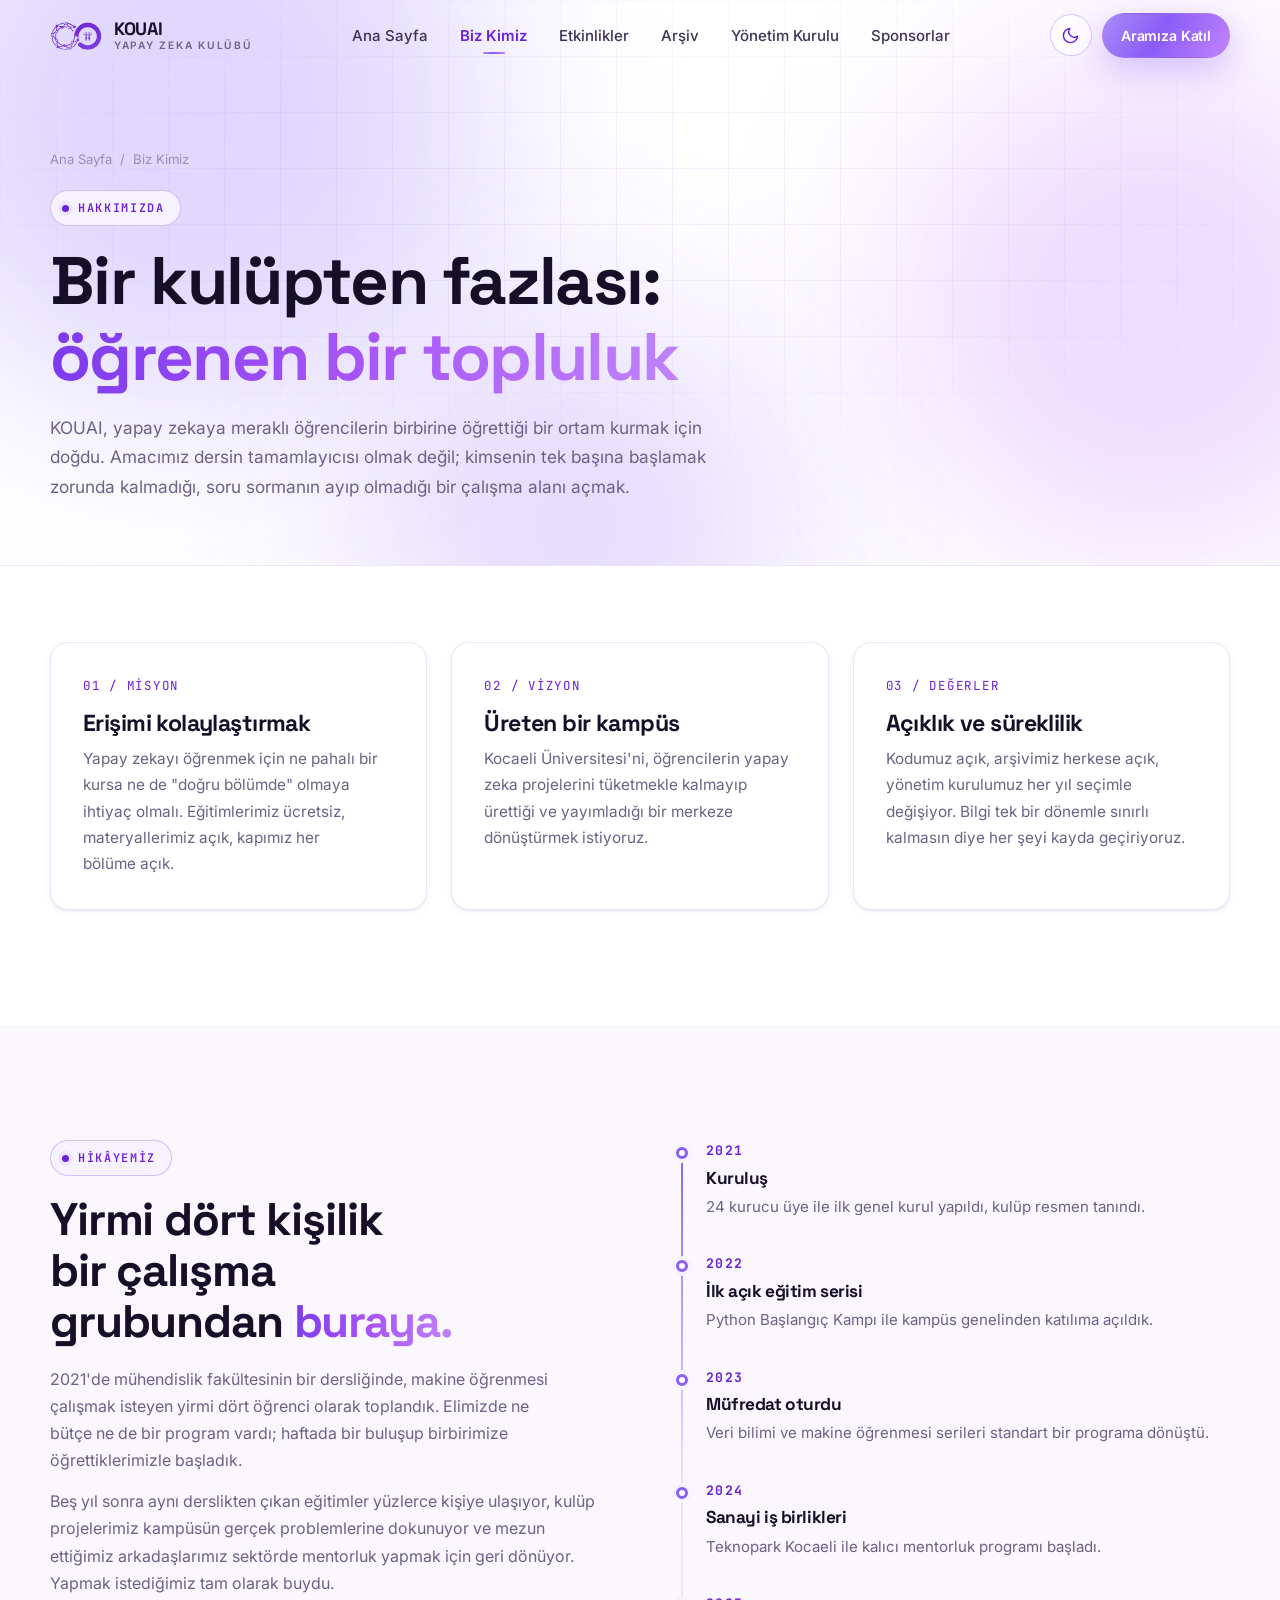
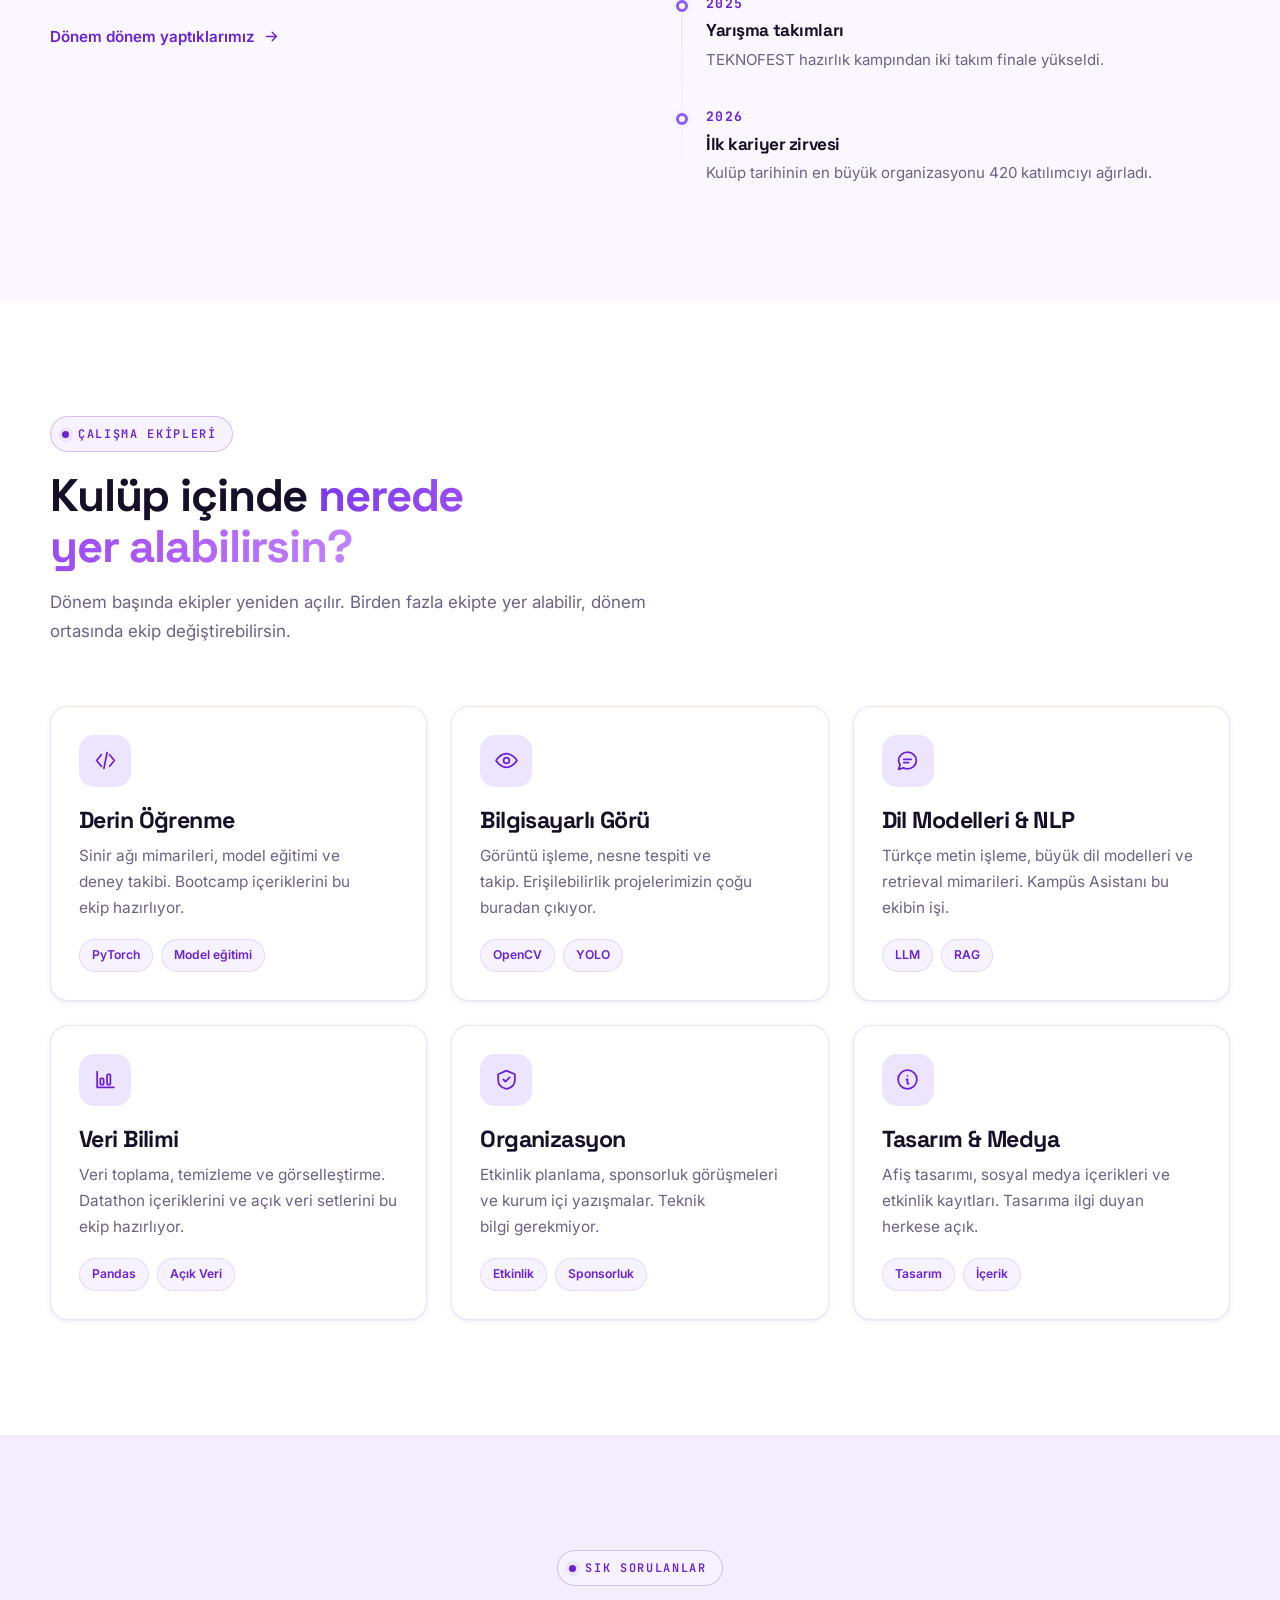
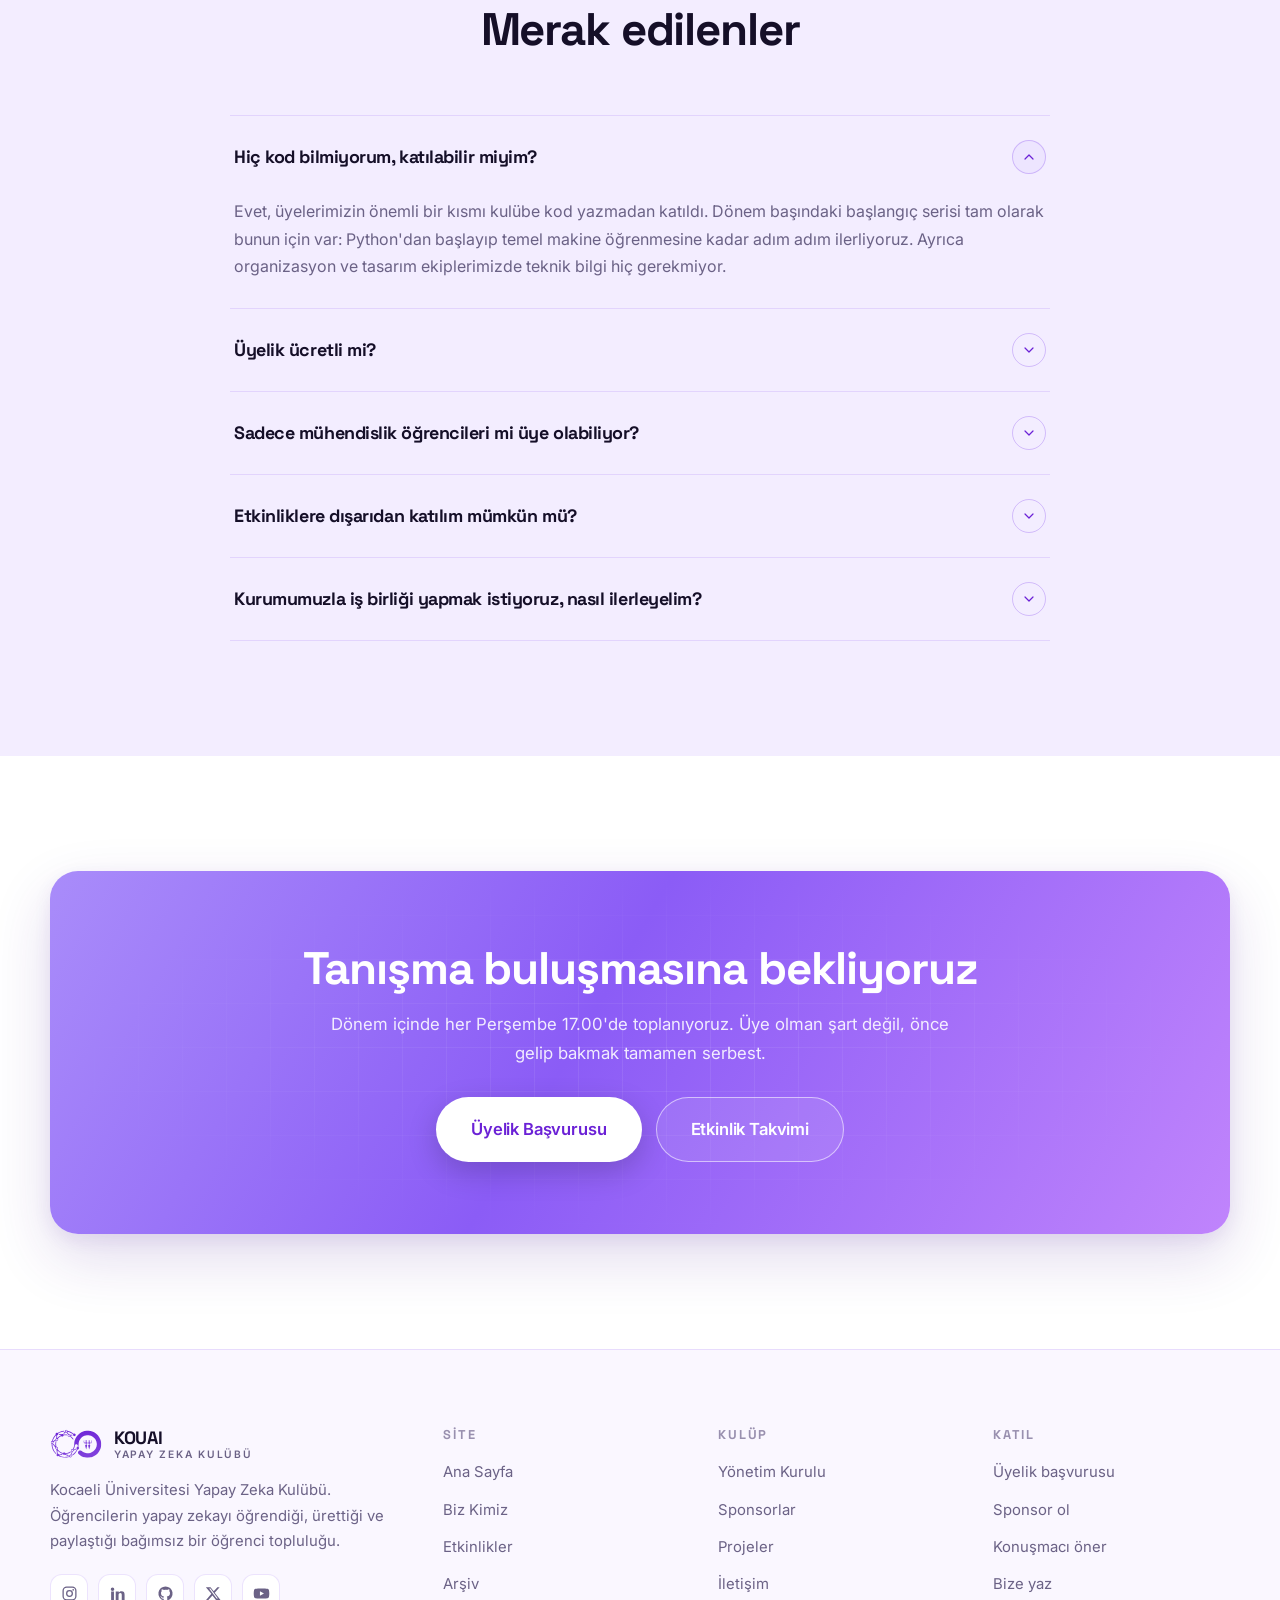
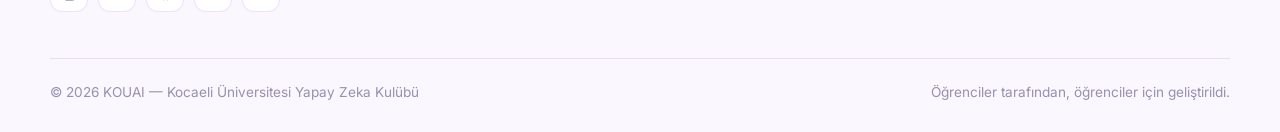
<file: hakkimizda.html>
<!DOCTYPE html>
<html lang="tr" data-theme="light">
<head>
<meta charset="UTF-8">
<meta name="viewport" content="width=device-width, initial-scale=1">
<title>Biz Kimiz — KOUAI</title>
<meta name="description" content="Kocaeli Üniversitesi Yapay Zeka Kulübü'nün hikâyesi, amacı, çalışma ekipleri ve kuruluşundan bugüne yolculuğu.">
<meta name="theme-color" content="#FFFFFF">
<link rel="icon" type="image/svg+xml" href="assets/img/kouai-mark.svg">
<link rel="alternate icon" href="Images/ai_community_kou_logo.jpeg">
<link rel="preconnect" href="https://fonts.googleapis.com">
<link rel="preconnect" href="https://fonts.gstatic.com" crossorigin>
<link href="https://fonts.googleapis.com/css2?family=Space+Grotesk:wght@500;600;700&family=Inter:wght@400;500;600;700&family=JetBrains+Mono:wght@500;600&display=swap" rel="stylesheet">
<link rel="stylesheet" href="assets/css/style.css">
<script>
  (function () {
    try {
      var t = localStorage.getItem("kouai-tema");
      if (!t) t = window.matchMedia("(prefers-color-scheme: dark)").matches ? "dark" : "light";
      document.documentElement.setAttribute("data-theme", t);
    } catch (e) {}
  })();
</script>
</head>
<body>

<a class="skip-link" href="#main">İçeriğe geç</a>
<div class="scroll-progress" aria-hidden="true"></div>

<header class="header">
  <div class="container">
    <a class="brand" href="index.html" aria-label="KOUAI ana sayfa">
      <span class="brand__mark" data-logo="amblem"></span>
      <span class="brand__text">
        <span class="brand__name">KOUAI</span>
        <span class="brand__sub">Yapay Zeka Kulübü</span>
      </span>
    </a>
    <nav class="nav" aria-label="Ana menü">
      <a href="index.html">Ana Sayfa</a>
      <a href="hakkimizda.html" aria-current="page">Biz Kimiz</a>
      <a href="etkinlikler.html">Etkinlikler</a>
      <a href="arsiv.html">Arşiv</a>
      <a href="ekip.html">Yönetim Kurulu</a>
      <a href="sponsorlar.html">Sponsorlar</a>
    </nav>
    <div class="header__actions">
      <button class="theme-toggle" type="button" aria-label="Koyu temaya geç">
        <svg class="i-moon" viewBox="0 0 24 24" fill="none" stroke="currentColor" stroke-width="1.8" stroke-linecap="round" stroke-linejoin="round"><path d="M21 12.8A9 9 0 1 1 11.2 3a7 7 0 0 0 9.8 9.8Z"/></svg>
        <svg class="i-sun" viewBox="0 0 24 24" fill="none" stroke="currentColor" stroke-width="1.8" stroke-linecap="round" stroke-linejoin="round"><circle cx="12" cy="12" r="4.2"/><path d="M12 2v2.5M12 19.5V22M2 12h2.5M19.5 12H22M4.9 4.9l1.8 1.8M17.3 17.3l1.8 1.8M19.1 4.9l-1.8 1.8M6.7 17.3l-1.8 1.8"/></svg>
      </button>
      <a class="btn btn--primary btn--sm" href="index.html#iletisim">Aramıza Katıl</a>
      <button class="burger" type="button" aria-label="Menüyü aç" aria-expanded="false" aria-controls="mobil-menu">
        <span></span><span></span><span></span>
      </button>
    </div>
  </div>
</header>

<nav class="mobile-nav" id="mobil-menu" aria-label="Mobil menü">
  <a href="index.html">Ana Sayfa</a>
  <a href="hakkimizda.html" aria-current="page">Biz Kimiz</a>
  <a href="etkinlikler.html">Etkinlikler</a>
  <a href="arsiv.html">Arşiv</a>
  <a href="ekip.html">Yönetim Kurulu</a>
  <a href="sponsorlar.html">Sponsorlar</a>
  <a class="btn btn--primary" href="index.html#iletisim">Aramıza Katıl</a>
</nav>

<main id="main">

  <section class="page-hero">
    <div class="aurora" aria-hidden="true"><span></span><span></span><span></span></div>
    <div class="grid-bg" aria-hidden="true"></div>
    <div class="container">
      <nav class="breadcrumb" aria-label="Sayfa konumu">
        <a href="index.html">Ana Sayfa</a> <span>/</span> <span>Biz Kimiz</span>
      </nav>
      <span class="eyebrow" data-reveal>Hakkımızda</span>
      <h1 data-reveal style="--delay:70ms">Bir kulüpten fazlası: <span class="grad-text">öğrenen bir topluluk</span></h1>
      <p data-reveal style="--delay:140ms">
        KOUAI, yapay zekaya meraklı öğrencilerin birbirine öğrettiği bir ortam kurmak için doğdu.
        Amacımız dersin tamamlayıcısı olmak değil; kimsenin tek başına başlamak zorunda kalmadığı,
        soru sormanın ayıp olmadığı bir çalışma alanı açmak.
      </p>
    </div>
  </section>

  <!-- Misyon / Vizyon / Değerler -->
  <section class="section">
    <div class="container">
      <div class="grid grid-3">
        <article class="card card--feature" data-reveal>
          <span class="num">01 / MİSYON</span>
          <h3>Erişimi kolaylaştırmak</h3>
          <p>Yapay zekayı öğrenmek için ne pahalı bir kursa ne de "doğru bölümde" olmaya ihtiyaç olmalı. Eğitimlerimiz ücretsiz, materyallerimiz açık, kapımız her bölüme açık.</p>
        </article>
        <article class="card card--feature" data-reveal style="--delay:80ms">
          <span class="num">02 / VİZYON</span>
          <h3>Üreten bir kampüs</h3>
          <p>Kocaeli Üniversitesi'ni, öğrencilerin yapay zeka projelerini tüketmekle kalmayıp ürettiği ve yayımladığı bir merkeze dönüştürmek istiyoruz.</p>
        </article>
        <article class="card card--feature" data-reveal style="--delay:160ms">
          <span class="num">03 / DEĞERLER</span>
          <h3>Açıklık ve süreklilik</h3>
          <p>Kodumuz açık, arşivimiz herkese açık, yönetim kurulumuz her yıl seçimle değişiyor. Bilgi tek bir dönemle sınırlı kalmasın diye her şeyi kayda geçiriyoruz.</p>
        </article>
      </div>
    </div>
  </section>

  <!-- Hikâye -->
  <section class="section section--soft">
    <div class="container">
      <div class="grid grid-2" style="gap:clamp(32px,5vw,64px);align-items:start">
        <div data-reveal>
          <span class="eyebrow">Hikâyemiz</span>
          <h2>Yirmi dört kişilik bir çalışma grubundan <span class="grad-text">buraya.</span></h2>
          <p style="color:var(--muted);margin-top:18px">
            2021'de mühendislik fakültesinin bir dersliğinde, makine öğrenmesi çalışmak isteyen
            yirmi dört öğrenci olarak toplandık. Elimizde ne bütçe ne de bir program vardı;
            haftada bir buluşup birbirimize öğrettiklerimizle başladık.
          </p>
          <p style="color:var(--muted);margin-top:14px">
            Beş yıl sonra aynı derslikten çıkan eğitimler yüzlerce kişiye ulaşıyor, kulüp
            projelerimiz kampüsün gerçek problemlerine dokunuyor ve mezun ettiğimiz arkadaşlarımız
            sektörde mentorluk yapmak için geri dönüyor. Yapmak istediğimiz tam olarak buydu.
          </p>
          <p style="margin-top:26px">
            <a class="link-arrow" href="arsiv.html">
              Dönem dönem yaptıklarımız
              <svg viewBox="0 0 24 24" fill="none" stroke="currentColor" stroke-width="1.9" stroke-linecap="round" stroke-linejoin="round"><path d="M5 12h14M13 6l6 6-6 6"/></svg>
            </a>
          </p>
        </div>

        <div class="timeline" data-reveal style="--delay:100ms">
          <div class="timeline__item">
            <div class="timeline__year">2021</div>
            <h3>Kuruluş</h3>
            <p>24 kurucu üye ile ilk genel kurul yapıldı, kulüp resmen tanındı.</p>
          </div>
          <div class="timeline__item">
            <div class="timeline__year">2022</div>
            <h3>İlk açık eğitim serisi</h3>
            <p>Python Başlangıç Kampı ile kampüs genelinden katılıma açıldık.</p>
          </div>
          <div class="timeline__item">
            <div class="timeline__year">2023</div>
            <h3>Müfredat oturdu</h3>
            <p>Veri bilimi ve makine öğrenmesi serileri standart bir programa dönüştü.</p>
          </div>
          <div class="timeline__item">
            <div class="timeline__year">2024</div>
            <h3>Sanayi iş birlikleri</h3>
            <p>Teknopark Kocaeli ile kalıcı mentorluk programı başladı.</p>
          </div>
          <div class="timeline__item">
            <div class="timeline__year">2025</div>
            <h3>Yarışma takımları</h3>
            <p>TEKNOFEST hazırlık kampından iki takım finale yükseldi.</p>
          </div>
          <div class="timeline__item">
            <div class="timeline__year">2026</div>
            <h3>İlk kariyer zirvesi</h3>
            <p>Kulüp tarihinin en büyük organizasyonu 420 katılımcıyı ağırladı.</p>
          </div>
        </div>
      </div>
    </div>
  </section>

  <!-- Çalışma ekipleri -->
  <section class="section">
    <div class="container">
      <div class="section-head" data-reveal>
        <span class="eyebrow">Çalışma Ekipleri</span>
        <h2>Kulüp içinde <span class="grad-text">nerede yer alabilirsin?</span></h2>
        <p>Dönem başında ekipler yeniden açılır. Birden fazla ekipte yer alabilir, dönem ortasında ekip değiştirebilirsin.</p>
      </div>

      <div class="grid grid-3">
        <article class="card" data-reveal>
          <div class="card__icon"><svg viewBox="0 0 24 24" fill="none" stroke="currentColor" stroke-width="1.7" stroke-linecap="round" stroke-linejoin="round"><path d="M8 17.5 3.5 12 8 6.5M16 6.5 20.5 12 16 17.5M13.5 4.5l-3 15"/></svg></div>
          <h3>Derin Öğrenme</h3>
          <p>Sinir ağı mimarileri, model eğitimi ve deney takibi. Bootcamp içeriklerini bu ekip hazırlıyor.</p>
          <div class="tag-list"><span class="tag">PyTorch</span><span class="tag">Model eğitimi</span></div>
        </article>
        <article class="card" data-reveal style="--delay:70ms">
          <div class="card__icon"><svg viewBox="0 0 24 24" fill="none" stroke="currentColor" stroke-width="1.7" stroke-linecap="round" stroke-linejoin="round"><path d="M2 12s3.6-6.5 10-6.5S22 12 22 12s-3.6 6.5-10 6.5S2 12 2 12Z"/><circle cx="12" cy="12" r="2.8"/></svg></div>
          <h3>Bilgisayarlı Görü</h3>
          <p>Görüntü işleme, nesne tespiti ve takip. Erişilebilirlik projelerimizin çoğu buradan çıkıyor.</p>
          <div class="tag-list"><span class="tag">OpenCV</span><span class="tag">YOLO</span></div>
        </article>
        <article class="card" data-reveal style="--delay:140ms">
          <div class="card__icon"><svg viewBox="0 0 24 24" fill="none" stroke="currentColor" stroke-width="1.7" stroke-linecap="round" stroke-linejoin="round"><path d="M20.5 12c0 4.4-3.8 8-8.5 8-1.4 0-2.7-.3-3.9-.9L3.5 20.5l1.4-4.4A7.7 7.7 0 0 1 3.5 12c0-4.4 3.8-8 8.5-8s8.5 3.6 8.5 8Z"/><path d="M8.5 11h7M8.5 14h4.5"/></svg></div>
          <h3>Dil Modelleri &amp; NLP</h3>
          <p>Türkçe metin işleme, büyük dil modelleri ve retrieval mimarileri. Kampüs Asistanı bu ekibin işi.</p>
          <div class="tag-list"><span class="tag">LLM</span><span class="tag">RAG</span></div>
        </article>
        <article class="card" data-reveal style="--delay:210ms">
          <div class="card__icon"><svg viewBox="0 0 24 24" fill="none" stroke="currentColor" stroke-width="1.7" stroke-linecap="round" stroke-linejoin="round"><path d="M4 19.5V4.5M4 19.5h16"/><rect x="7" y="11" width="3.2" height="6" rx="1"/><rect x="13.5" y="7" width="3.2" height="10" rx="1"/></svg></div>
          <h3>Veri Bilimi</h3>
          <p>Veri toplama, temizleme ve görselleştirme. Datathon içeriklerini ve açık veri setlerini bu ekip hazırlıyor.</p>
          <div class="tag-list"><span class="tag">Pandas</span><span class="tag">Açık Veri</span></div>
        </article>
        <article class="card" data-reveal style="--delay:280ms">
          <div class="card__icon"><svg viewBox="0 0 24 24" fill="none" stroke="currentColor" stroke-width="1.7" stroke-linecap="round" stroke-linejoin="round"><path d="M12 3.5 4 7v5.5c0 4.5 3.3 7.5 8 8.5 4.7-1 8-4 8-8.5V7l-8-3.5Z"/><path d="m9 12 2 2 4-4"/></svg></div>
          <h3>Organizasyon</h3>
          <p>Etkinlik planlama, sponsorluk görüşmeleri ve kurum içi yazışmalar. Teknik bilgi gerekmiyor.</p>
          <div class="tag-list"><span class="tag">Etkinlik</span><span class="tag">Sponsorluk</span></div>
        </article>
        <article class="card" data-reveal style="--delay:350ms">
          <div class="card__icon"><svg viewBox="0 0 24 24" fill="none" stroke="currentColor" stroke-width="1.7" stroke-linecap="round" stroke-linejoin="round"><circle cx="12" cy="12" r="9"/><path d="M12 8.5v.01M11 12h1v4h1"/></svg></div>
          <h3>Tasarım &amp; Medya</h3>
          <p>Afiş tasarımı, sosyal medya içerikleri ve etkinlik kayıtları. Tasarıma ilgi duyan herkese açık.</p>
          <div class="tag-list"><span class="tag">Tasarım</span><span class="tag">İçerik</span></div>
        </article>
      </div>
    </div>
  </section>

  <!-- Sık sorulanlar -->
  <section class="section section--sunken">
    <div class="container" style="max-width:820px">
      <div class="section-head section-head--center" data-reveal>
        <span class="eyebrow">Sık Sorulanlar</span>
        <h2>Merak edilenler</h2>
      </div>

      <div class="accordion" data-reveal>
        <div class="acc-item">
          <button class="acc-btn" type="button" aria-expanded="true" aria-controls="sss-1">
            <h3>Hiç kod bilmiyorum, katılabilir miyim?</h3>
            <span class="chev"><svg viewBox="0 0 24 24" fill="none" stroke="currentColor" stroke-width="1.8" stroke-linecap="round" stroke-linejoin="round"><path d="M6 9l6 6 6-6"/></svg></span>
          </button>
          <div class="acc-panel is-open" id="sss-1"><div><div class="inner">
            <p style="color:var(--muted)">Evet, üyelerimizin önemli bir kısmı kulübe kod yazmadan katıldı. Dönem başındaki başlangıç serisi tam olarak bunun için var: Python'dan başlayıp temel makine öğrenmesine kadar adım adım ilerliyoruz. Ayrıca organizasyon ve tasarım ekiplerimizde teknik bilgi hiç gerekmiyor.</p>
          </div></div></div>
        </div>

        <div class="acc-item">
          <button class="acc-btn" type="button" aria-expanded="false" aria-controls="sss-2">
            <h3>Üyelik ücretli mi?</h3>
            <span class="chev"><svg viewBox="0 0 24 24" fill="none" stroke="currentColor" stroke-width="1.8" stroke-linecap="round" stroke-linejoin="round"><path d="M6 9l6 6 6-6"/></svg></span>
          </button>
          <div class="acc-panel" id="sss-2"><div><div class="inner">
            <p style="color:var(--muted)">Hayır. Üyelik ve etkinliklerimizin neredeyse tamamı ücretsiz. Yalnızca şehir dışı teknik gezilerde ulaşım katkı payı isteyebiliyoruz; onu da sponsorluklarla mümkün olduğunca düşük tutuyoruz.</p>
          </div></div></div>
        </div>

        <div class="acc-item">
          <button class="acc-btn" type="button" aria-expanded="false" aria-controls="sss-3">
            <h3>Sadece mühendislik öğrencileri mi üye olabiliyor?</h3>
            <span class="chev"><svg viewBox="0 0 24 24" fill="none" stroke="currentColor" stroke-width="1.8" stroke-linecap="round" stroke-linejoin="round"><path d="M6 9l6 6 6-6"/></svg></span>
          </button>
          <div class="acc-panel" id="sss-3"><div><div class="inner">
            <p style="color:var(--muted)">Hayır, kulüp üniversitenin tamamına açık. Tıp, hukuk, iletişim ve iktisat fakültelerinden üyelerimiz var; disiplinler arası bakış özellikle etik ve ürün tarafındaki çalışmalarımızı güçlendiriyor.</p>
          </div></div></div>
        </div>

        <div class="acc-item">
          <button class="acc-btn" type="button" aria-expanded="false" aria-controls="sss-4">
            <h3>Etkinliklere dışarıdan katılım mümkün mü?</h3>
            <span class="chev"><svg viewBox="0 0 24 24" fill="none" stroke="currentColor" stroke-width="1.8" stroke-linecap="round" stroke-linejoin="round"><path d="M6 9l6 6 6-6"/></svg></span>
          </button>
          <div class="acc-panel" id="sss-4"><div><div class="inner">
            <p style="color:var(--muted)">Açık etkinliklerimize diğer üniversitelerden ve liselerden katılım kabul ediyoruz. Kontenjanlı atölyelerde önceliği kulüp üyelerine veriyoruz; kalan kontenjan kayıt sırasına göre açılıyor.</p>
          </div></div></div>
        </div>

        <div class="acc-item">
          <button class="acc-btn" type="button" aria-expanded="false" aria-controls="sss-5">
            <h3>Kurumumuzla iş birliği yapmak istiyoruz, nasıl ilerleyelim?</h3>
            <span class="chev"><svg viewBox="0 0 24 24" fill="none" stroke="currentColor" stroke-width="1.8" stroke-linecap="round" stroke-linejoin="round"><path d="M6 9l6 6 6-6"/></svg></span>
          </button>
          <div class="acc-panel" id="sss-5"><div><div class="inner">
            <p style="color:var(--muted)">Sponsorluk paketlerimizi ve geçmiş iş birliklerimizi <a href="sponsorlar.html" style="color:var(--brand-ink);font-weight:600">Sponsorlar</a> sayfasında bulabilirsiniz. Kulüp e-posta adresimize yazdığınızda sponsorluk koordinatörümüz aynı hafta içinde sunum dosyasıyla dönüş yapıyor.</p>
          </div></div></div>
        </div>
      </div>
    </div>
  </section>

  <section class="section">
    <div class="container">
      <div class="cta-band" data-reveal>
        <h2>Tanışma buluşmasına bekliyoruz</h2>
        <p>Dönem içinde her Perşembe 17.00'de toplanıyoruz. Üye olman şart değil, önce gelip bakmak tamamen serbest.</p>
        <div class="cta-band__actions">
          <a class="btn btn--white btn--lg" data-kulup="basvuruFormu" href="index.html#iletisim" target="_blank" rel="noopener">Üyelik Başvurusu</a>
          <a class="btn btn--outline btn--lg" href="etkinlikler.html">Etkinlik Takvimi</a>
        </div>
      </div>
    </div>
  </section>

</main>

<footer class="footer">
  <div class="container">
    <div class="footer__grid">
      <div class="footer__about">
        <a class="brand" href="index.html">
          <span class="brand__mark" data-logo="amblem"></span>
          <span class="brand__text">
            <span class="brand__name">KOUAI</span>
            <span class="brand__sub">Yapay Zeka Kulübü</span>
          </span>
        </a>
        <p>Kocaeli Üniversitesi Yapay Zeka Kulübü. Öğrencilerin yapay zekayı öğrendiği, ürettiği ve paylaştığı bağımsız bir öğrenci topluluğu.</p>
        <div class="socials">
          <a data-kulup="instagram" href="#" target="_blank" rel="noopener" aria-label="Instagram"><svg viewBox="0 0 24 24" fill="none" stroke="currentColor" stroke-width="1.8"><rect x="3" y="3" width="18" height="18" rx="5"/><circle cx="12" cy="12" r="4"/><circle cx="17.2" cy="6.8" r="1.2" fill="currentColor" stroke="none"/></svg></a>
          <a data-kulup="linkedin" href="#" target="_blank" rel="noopener" aria-label="LinkedIn"><svg viewBox="0 0 24 24" fill="currentColor"><path d="M4.98 3.5a2.5 2.5 0 1 1 0 5 2.5 2.5 0 0 1 0-5ZM3 9h4v12H3V9Zm7 0h3.8v1.7h.05c.53-.95 1.83-1.95 3.77-1.95C21.4 8.75 22 11 22 14v7h-4v-6.2c0-1.5-.03-3.4-2.1-3.4-2.1 0-2.4 1.6-2.4 3.3V21h-4V9Z"/></svg></a>
          <a data-kulup="github" href="#" target="_blank" rel="noopener" aria-label="GitHub"><svg viewBox="0 0 24 24" fill="currentColor"><path d="M12 2a10 10 0 0 0-3.16 19.49c.5.09.68-.22.68-.48v-1.7c-2.78.6-3.37-1.34-3.37-1.34-.45-1.16-1.11-1.47-1.11-1.47-.91-.62.07-.6.07-.6 1 .07 1.53 1.03 1.53 1.03.9 1.53 2.34 1.09 2.91.83.09-.65.35-1.09.63-1.34-2.22-.25-4.56-1.11-4.56-4.95 0-1.09.39-1.99 1.03-2.69-.1-.25-.45-1.27.1-2.65 0 0 .84-.27 2.75 1.03A9.5 9.5 0 0 1 12 6.8c.85 0 1.7.12 2.5.34 1.9-1.3 2.74-1.03 2.74-1.03.55 1.38.2 2.4.1 2.65.64.7 1.03 1.6 1.03 2.69 0 3.85-2.34 4.7-4.57 4.94.36.31.68.92.68 1.86v2.75c0 .27.18.58.69.48A10 10 0 0 0 12 2Z"/></svg></a>
          <a data-kulup="x" href="#" target="_blank" rel="noopener" aria-label="X"><svg viewBox="0 0 24 24" fill="currentColor"><path d="M17.5 3h3.2l-7 8 8.2 10h-6.4l-5-6.1L4.7 21H1.5l7.5-8.6L1.2 3h6.6l4.5 5.9L17.5 3Zm-1.1 16h1.8L7.7 4.8H5.8L16.4 19Z"/></svg></a>
          <a data-kulup="youtube" href="#" target="_blank" rel="noopener" aria-label="YouTube"><svg viewBox="0 0 24 24" fill="currentColor"><path d="M22.5 7.2a2.7 2.7 0 0 0-1.9-1.9C18.9 4.8 12 4.8 12 4.8s-6.9 0-8.6.5A2.7 2.7 0 0 0 1.5 7.2 28 28 0 0 0 1 12a28 28 0 0 0 .5 4.8 2.7 2.7 0 0 0 1.9 1.9c1.7.5 8.6.5 8.6.5s6.9 0 8.6-.5a2.7 2.7 0 0 0 1.9-1.9A28 28 0 0 0 23 12a28 28 0 0 0-.5-4.8ZM9.8 15.3V8.7l5.7 3.3-5.7 3.3Z"/></svg></a>
        </div>
      </div>
      <div>
        <h4>Site</h4>
        <ul>
          <li><a href="index.html">Ana Sayfa</a></li>
          <li><a href="hakkimizda.html">Biz Kimiz</a></li>
          <li><a href="etkinlikler.html">Etkinlikler</a></li>
          <li><a href="arsiv.html">Arşiv</a></li>
        </ul>
      </div>
      <div>
        <h4>Kulüp</h4>
        <ul>
          <li><a href="ekip.html">Yönetim Kurulu</a></li>
          <li><a href="sponsorlar.html">Sponsorlar</a></li>
          <li><a href="index.html#projeler">Projeler</a></li>
          <li><a href="index.html#iletisim">İletişim</a></li>
        </ul>
      </div>
      <div>
        <h4>Katıl</h4>
        <ul>
          <li><a data-kulup="basvuruFormu" href="index.html#iletisim" target="_blank" rel="noopener">Üyelik başvurusu</a></li>
          <li><a href="sponsorlar.html#sponsor-ol">Sponsor ol</a></li>
          <li><a href="index.html#iletisim">Konuşmacı öner</a></li>
          <li><a data-kulup="eposta" href="#">Bize yaz</a></li>
        </ul>
      </div>
    </div>
    <div class="footer__bottom">
      <span>© <span id="yil">2026</span> KOUAI — Kocaeli Üniversitesi Yapay Zeka Kulübü</span>
      <span>Öğrenciler tarafından, öğrenciler için geliştirildi.</span>
    </div>
  </div>
</footer>

<button class="to-top" type="button" aria-label="Sayfa başına dön">
  <svg viewBox="0 0 24 24" fill="none" stroke="currentColor" stroke-width="1.9" stroke-linecap="round" stroke-linejoin="round"><path d="M12 19V5M6 11l6-6 6 6"/></svg>
</button>

<script src="assets/js/data.js"></script>
<script src="assets/js/logo.js"></script>
<script src="assets/js/main.js"></script>
<script>
  // Sabit SSS akordeonu
  document.querySelectorAll(".accordion .acc-btn").forEach(function (btn) {
    btn.addEventListener("click", function () {
      var acik = btn.getAttribute("aria-expanded") === "true";
      btn.setAttribute("aria-expanded", String(!acik));
      var panel = document.getElementById(btn.getAttribute("aria-controls"));
      if (panel) panel.classList.toggle("is-open", !acik);
    });
  });
</script>
</body>
</html>
</file>
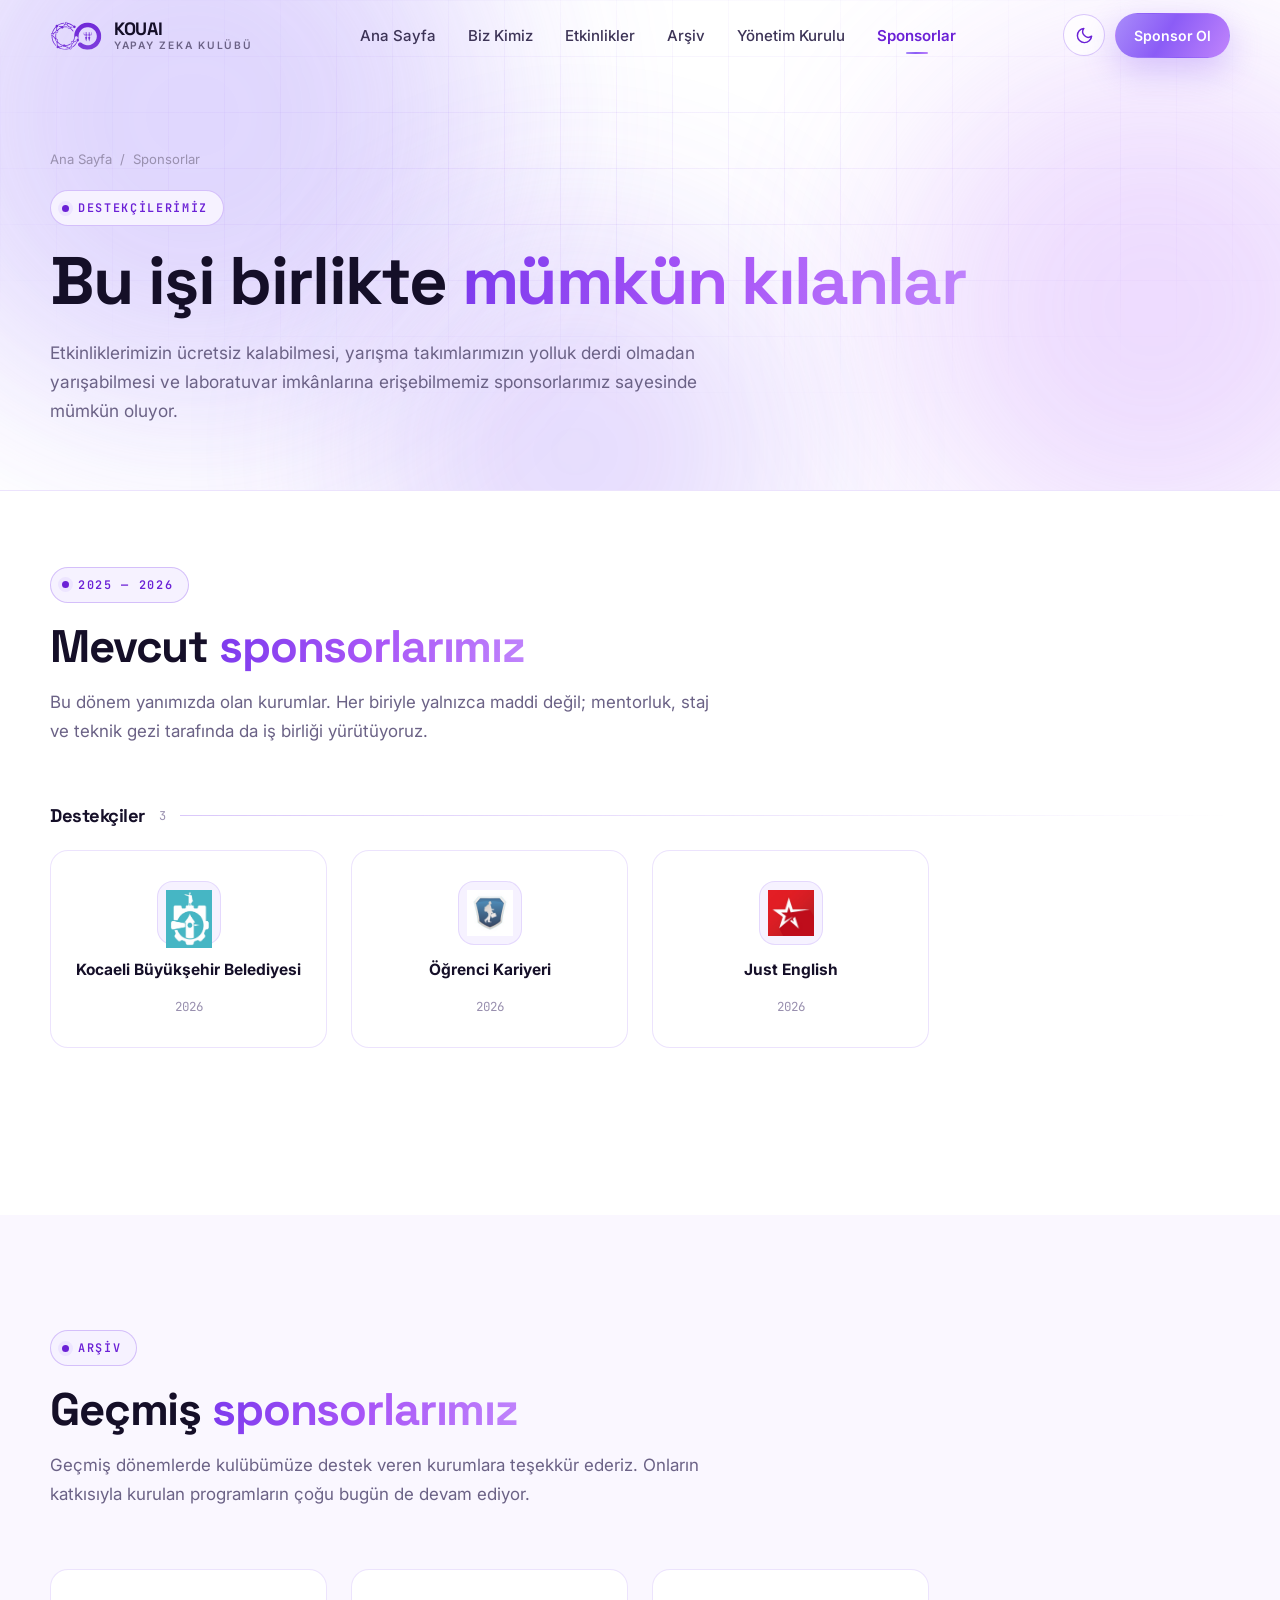
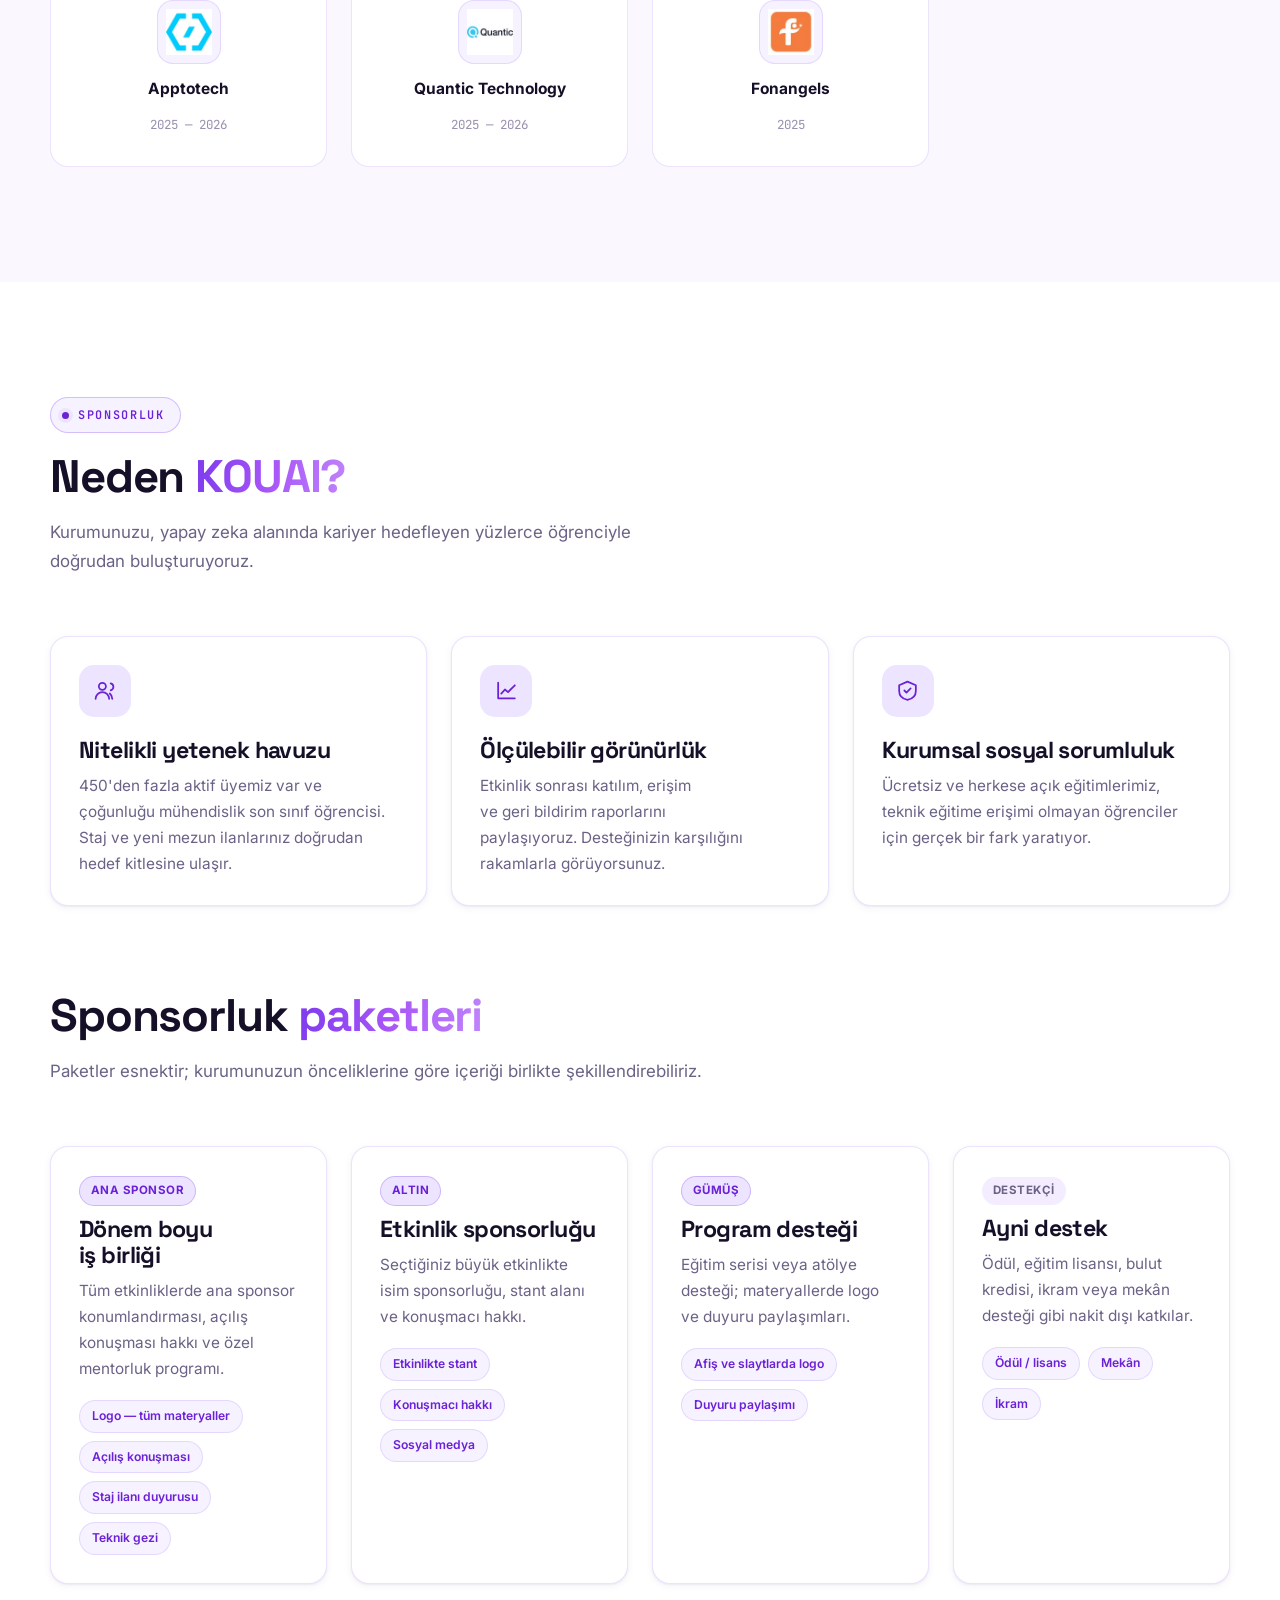
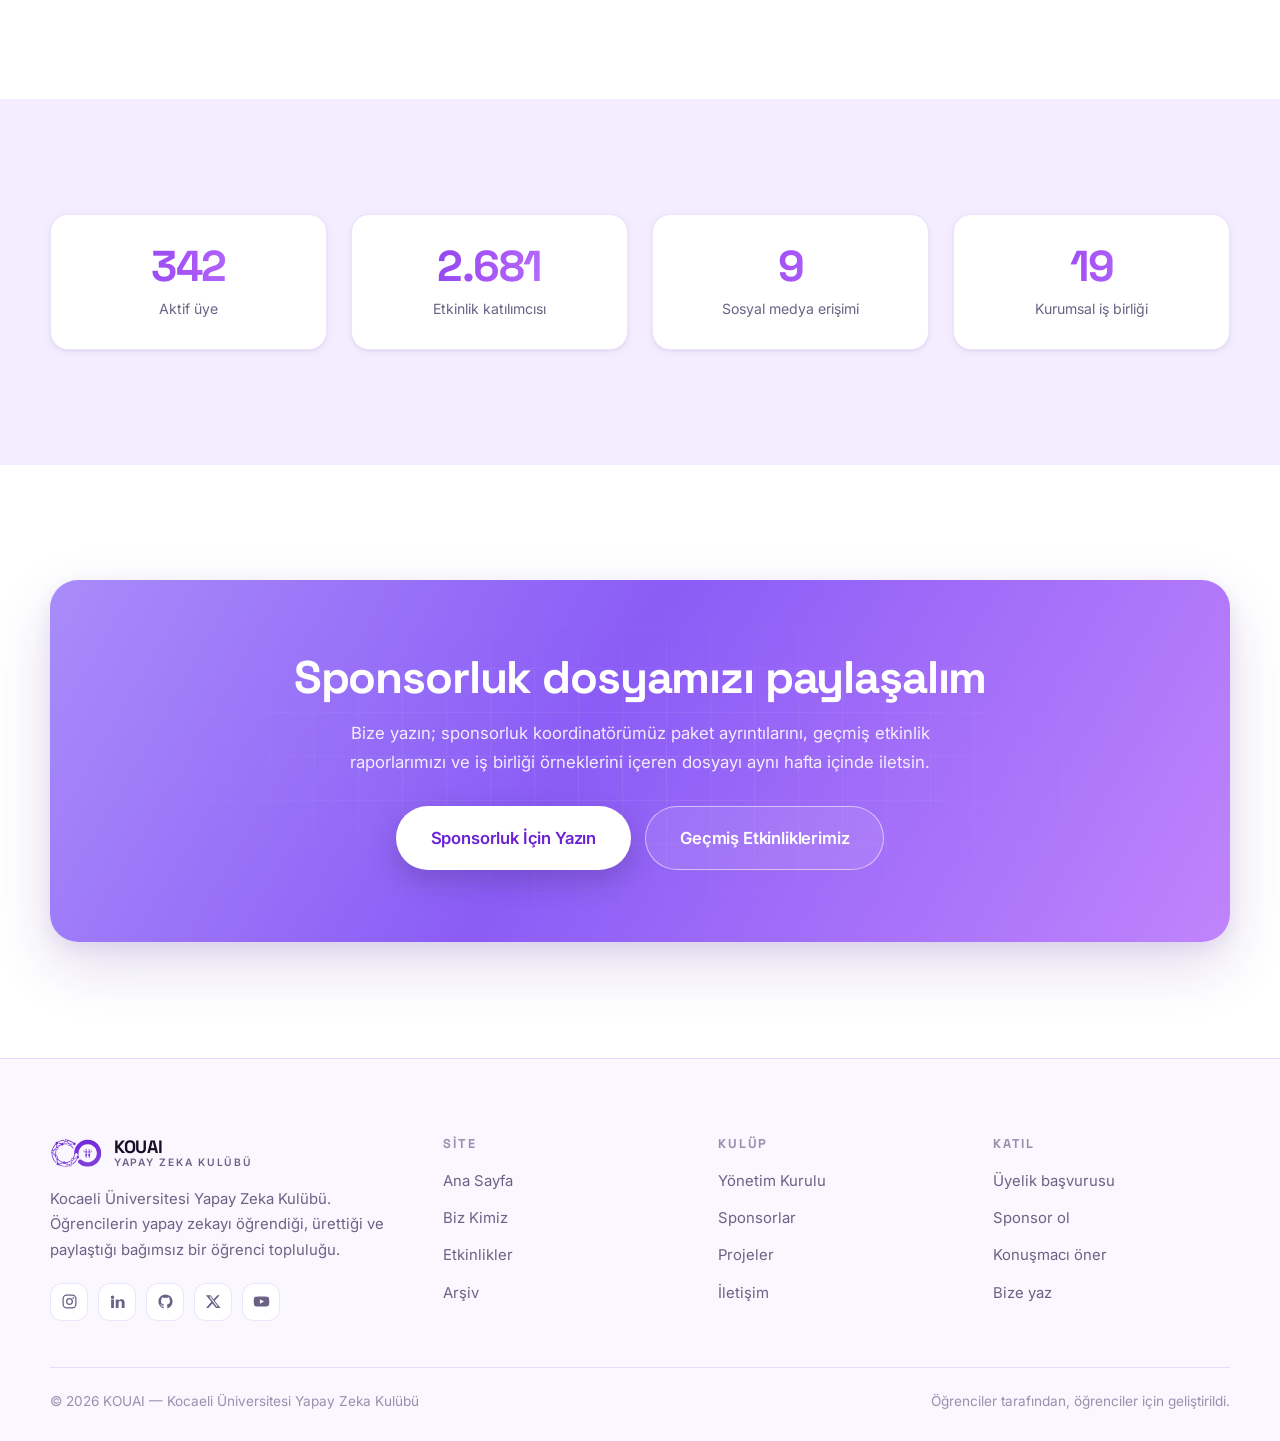
<file: sponsorlar.html>
<!DOCTYPE html>
<html lang="tr" data-theme="light">
<head>
<meta charset="UTF-8">
<meta name="viewport" content="width=device-width, initial-scale=1">
<title>Sponsorlar — KOUAI</title>
<meta name="description" content="Kocaeli Üniversitesi Yapay Zeka Kulübü'nün mevcut ve geçmiş sponsorları ile sponsorluk paketleri.">
<meta name="theme-color" content="#FFFFFF">
<link rel="icon" type="image/svg+xml" href="assets/img/kouai-mark.svg">
<link rel="alternate icon" href="Images/ai_community_kou_logo.jpeg">
<link rel="preconnect" href="https://fonts.googleapis.com">
<link rel="preconnect" href="https://fonts.gstatic.com" crossorigin>
<link href="https://fonts.googleapis.com/css2?family=Space+Grotesk:wght@500;600;700&family=Inter:wght@400;500;600;700&family=JetBrains+Mono:wght@500;600&display=swap" rel="stylesheet">
<link rel="stylesheet" href="assets/css/style.css">
<script>
  (function () {
    try {
      var t = localStorage.getItem("kouai-tema");
      if (!t) t = window.matchMedia("(prefers-color-scheme: dark)").matches ? "dark" : "light";
      document.documentElement.setAttribute("data-theme", t);
    } catch (e) {}
  })();
</script>
</head>
<body>

<a class="skip-link" href="#main">İçeriğe geç</a>
<div class="scroll-progress" aria-hidden="true"></div>

<header class="header">
  <div class="container">
    <a class="brand" href="index.html" aria-label="KOUAI ana sayfa">
      <span class="brand__mark" data-logo="amblem"></span>
      <span class="brand__text">
        <span class="brand__name">KOUAI</span>
        <span class="brand__sub">Yapay Zeka Kulübü</span>
      </span>
    </a>
    <nav class="nav" aria-label="Ana menü">
      <a href="index.html">Ana Sayfa</a>
      <a href="hakkimizda.html">Biz Kimiz</a>
      <a href="etkinlikler.html">Etkinlikler</a>
      <a href="arsiv.html">Arşiv</a>
      <a href="ekip.html">Yönetim Kurulu</a>
      <a href="sponsorlar.html" aria-current="page">Sponsorlar</a>
    </nav>
    <div class="header__actions">
      <button class="theme-toggle" type="button" aria-label="Koyu temaya geç">
        <svg class="i-moon" viewBox="0 0 24 24" fill="none" stroke="currentColor" stroke-width="1.8" stroke-linecap="round" stroke-linejoin="round"><path d="M21 12.8A9 9 0 1 1 11.2 3a7 7 0 0 0 9.8 9.8Z"/></svg>
        <svg class="i-sun" viewBox="0 0 24 24" fill="none" stroke="currentColor" stroke-width="1.8" stroke-linecap="round" stroke-linejoin="round"><circle cx="12" cy="12" r="4.2"/><path d="M12 2v2.5M12 19.5V22M2 12h2.5M19.5 12H22M4.9 4.9l1.8 1.8M17.3 17.3l1.8 1.8M19.1 4.9l-1.8 1.8M6.7 17.3l-1.8 1.8"/></svg>
      </button>
      <a class="btn btn--primary btn--sm" href="#sponsor-ol">Sponsor Ol</a>
      <button class="burger" type="button" aria-label="Menüyü aç" aria-expanded="false" aria-controls="mobil-menu">
        <span></span><span></span><span></span>
      </button>
    </div>
  </div>
</header>

<nav class="mobile-nav" id="mobil-menu" aria-label="Mobil menü">
  <a href="index.html">Ana Sayfa</a>
  <a href="hakkimizda.html">Biz Kimiz</a>
  <a href="etkinlikler.html">Etkinlikler</a>
  <a href="arsiv.html">Arşiv</a>
  <a href="ekip.html">Yönetim Kurulu</a>
  <a href="sponsorlar.html" aria-current="page">Sponsorlar</a>
  <a class="btn btn--primary" href="#sponsor-ol">Sponsor Ol</a>
</nav>

<main id="main">

  <section class="page-hero">
    <div class="aurora" aria-hidden="true"><span></span><span></span><span></span></div>
    <div class="grid-bg" aria-hidden="true"></div>
    <div class="container">
      <nav class="breadcrumb" aria-label="Sayfa konumu">
        <a href="index.html">Ana Sayfa</a> <span>/</span> <span>Sponsorlar</span>
      </nav>
      <span class="eyebrow" data-reveal>Destekçilerimiz</span>
      <h1 data-reveal style="--delay:70ms">Bu işi birlikte <span class="grad-text">mümkün kılanlar</span></h1>
      <p data-reveal style="--delay:140ms">
        Etkinliklerimizin ücretsiz kalabilmesi, yarışma takımlarımızın yolluk derdi olmadan
        yarışabilmesi ve laboratuvar imkânlarına erişebilmemiz sponsorlarımız sayesinde mümkün oluyor.
      </p>
    </div>
  </section>

  <!-- Mevcut sponsorlar -->
  <section class="section">
    <div class="container">
      <div class="section-head" data-reveal>
        <span class="eyebrow">2025 — 2026</span>
        <h2>Mevcut <span class="grad-text">sponsorlarımız</span></h2>
        <p>Bu dönem yanımızda olan kurumlar. Her biriyle yalnızca maddi değil; mentorluk, staj ve teknik gezi tarafında da iş birliği yürütüyoruz.</p>
      </div>
      <div id="sponsor-aktif"></div>
    </div>
  </section>

  <!-- Geçmiş sponsorlar -->
  <section class="section section--soft">
    <div class="container">
      <div class="section-head" data-reveal>
        <span class="eyebrow">Arşiv</span>
        <h2>Geçmiş <span class="grad-text">sponsorlarımız</span></h2>
        <p>Geçmiş dönemlerde kulübümüze destek veren kurumlara teşekkür ederiz. Onların katkısıyla kurulan programların çoğu bugün de devam ediyor.</p>
      </div>
      <div id="sponsor-gecmis"></div>
    </div>
  </section>

  <!-- Neden sponsor olmalı -->
  <section class="section" id="sponsor-ol">
    <div class="container">
      <div class="section-head" data-reveal>
        <span class="eyebrow">Sponsorluk</span>
        <h2>Neden <span class="grad-text">KOUAI?</span></h2>
        <p>Kurumunuzu, yapay zeka alanında kariyer hedefleyen yüzlerce öğrenciyle doğrudan buluşturuyoruz.</p>
      </div>

      <div class="grid grid-3">
        <article class="card" data-reveal>
          <div class="card__icon"><svg viewBox="0 0 24 24" fill="none" stroke="currentColor" stroke-width="1.7" stroke-linecap="round" stroke-linejoin="round"><circle cx="9" cy="8" r="3.4"/><path d="M2.5 20a6.5 6.5 0 0 1 13 0"/><path d="M17 5.2a3.4 3.4 0 0 1 0 6.6M18.5 20a6.6 6.6 0 0 0-2.4-5.1"/></svg></div>
          <h3>Nitelikli yetenek havuzu</h3>
          <p>450'den fazla aktif üyemiz var ve çoğunluğu mühendislik son sınıf öğrencisi. Staj ve yeni mezun ilanlarınız doğrudan hedef kitlesine ulaşır.</p>
        </article>
        <article class="card" data-reveal style="--delay:80ms">
          <div class="card__icon"><svg viewBox="0 0 24 24" fill="none" stroke="currentColor" stroke-width="1.7" stroke-linecap="round" stroke-linejoin="round"><path d="M4 19.5V4.5M4 19.5h16"/><path d="m7 15 3.5-4 3 2.5L20 7"/></svg></div>
          <h3>Ölçülebilir görünürlük</h3>
          <p>Etkinlik sonrası katılım, erişim ve geri bildirim raporlarını paylaşıyoruz. Desteğinizin karşılığını rakamlarla görüyorsunuz.</p>
        </article>
        <article class="card" data-reveal style="--delay:160ms">
          <div class="card__icon"><svg viewBox="0 0 24 24" fill="none" stroke="currentColor" stroke-width="1.7" stroke-linecap="round" stroke-linejoin="round"><path d="M12 3.5 4 7v5.5c0 4.5 3.3 7.5 8 8.5 4.7-1 8-4 8-8.5V7l-8-3.5Z"/><path d="m9 12 2 2 4-4"/></svg></div>
          <h3>Kurumsal sosyal sorumluluk</h3>
          <p>Ücretsiz ve herkese açık eğitimlerimiz, teknik eğitime erişimi olmayan öğrenciler için gerçek bir fark yaratıyor.</p>
        </article>
      </div>

      <!-- Paketler -->
      <div class="section-head" style="margin-top:clamp(52px,7vw,84px)" data-reveal>
        <h2>Sponsorluk <span class="grad-text">paketleri</span></h2>
        <p>Paketler esnektir; kurumunuzun önceliklerine göre içeriği birlikte şekillendirebiliriz.</p>
      </div>

      <div class="grid grid-4">
        <article class="card" data-reveal>
          <span class="badge badge--soon">Ana Sponsor</span>
          <h3>Dönem boyu iş birliği</h3>
          <p>Tüm etkinliklerde ana sponsor konumlandırması, açılış konuşması hakkı ve özel mentorluk programı.</p>
          <div class="tag-list">
            <span class="tag">Logo — tüm materyaller</span>
            <span class="tag">Açılış konuşması</span>
            <span class="tag">Staj ilanı duyurusu</span>
            <span class="tag">Teknik gezi</span>
          </div>
        </article>

        <article class="card" data-reveal style="--delay:70ms">
          <span class="badge badge--soon">Altın</span>
          <h3>Etkinlik sponsorluğu</h3>
          <p>Seçtiğiniz büyük etkinlikte isim sponsorluğu, stant alanı ve konuşmacı hakkı.</p>
          <div class="tag-list">
            <span class="tag">Etkinlikte stant</span>
            <span class="tag">Konuşmacı hakkı</span>
            <span class="tag">Sosyal medya</span>
          </div>
        </article>

        <article class="card" data-reveal style="--delay:140ms">
          <span class="badge badge--soon">Gümüş</span>
          <h3>Program desteği</h3>
          <p>Eğitim serisi veya atölye desteği; materyallerde logo ve duyuru paylaşımları.</p>
          <div class="tag-list">
            <span class="tag">Afiş ve slaytlarda logo</span>
            <span class="tag">Duyuru paylaşımı</span>
          </div>
        </article>

        <article class="card" data-reveal style="--delay:210ms">
          <span class="badge badge--past">Destekçi</span>
          <h3>Ayni destek</h3>
          <p>Ödül, eğitim lisansı, bulut kredisi, ikram veya mekân desteği gibi nakit dışı katkılar.</p>
          <div class="tag-list">
            <span class="tag">Ödül / lisans</span>
            <span class="tag">Mekân</span>
            <span class="tag">İkram</span>
          </div>
        </article>
      </div>
    </div>
  </section>

  <section class="section section--sunken">
    <div class="container">
      <div class="grid grid-4">
        <div class="stat-tile" data-reveal>
          <div class="num"><span data-count="450" data-suffix="+">450+</span></div>
          <div class="lbl">Aktif üye</div>
        </div>
        <div class="stat-tile" data-reveal style="--delay:70ms">
          <div class="num"><span data-count="3500" data-suffix="+">3500+</span></div>
          <div class="lbl">Etkinlik katılımcısı</div>
        </div>
        <div class="stat-tile" data-reveal style="--delay:140ms">
          <div class="num"><span data-count="12" data-suffix="K+">12K+</span></div>
          <div class="lbl">Sosyal medya erişimi</div>
        </div>
        <div class="stat-tile" data-reveal style="--delay:210ms">
          <div class="num"><span data-count="25" data-suffix="+">25+</span></div>
          <div class="lbl">Kurumsal iş birliği</div>
        </div>
      </div>
    </div>
  </section>

  <section class="section">
    <div class="container">
      <div class="cta-band" data-reveal>
        <h2>Sponsorluk dosyamızı paylaşalım</h2>
        <p>Bize yazın; sponsorluk koordinatörümüz paket ayrıntılarını, geçmiş etkinlik raporlarımızı ve iş birliği örneklerini içeren dosyayı aynı hafta içinde iletsin.</p>
        <div class="cta-band__actions">
          <a class="btn btn--white btn--lg" data-kulup="eposta" href="#">Sponsorluk İçin Yazın</a>
          <a class="btn btn--outline btn--lg" href="arsiv.html">Geçmiş Etkinliklerimiz</a>
        </div>
      </div>
    </div>
  </section>

</main>

<footer class="footer">
  <div class="container">
    <div class="footer__grid">
      <div class="footer__about">
        <a class="brand" href="index.html">
          <span class="brand__mark" data-logo="amblem"></span>
          <span class="brand__text">
            <span class="brand__name">KOUAI</span>
            <span class="brand__sub">Yapay Zeka Kulübü</span>
          </span>
        </a>
        <p>Kocaeli Üniversitesi Yapay Zeka Kulübü. Öğrencilerin yapay zekayı öğrendiği, ürettiği ve paylaştığı bağımsız bir öğrenci topluluğu.</p>
        <div class="socials">
          <a data-kulup="instagram" href="#" target="_blank" rel="noopener" aria-label="Instagram"><svg viewBox="0 0 24 24" fill="none" stroke="currentColor" stroke-width="1.8"><rect x="3" y="3" width="18" height="18" rx="5"/><circle cx="12" cy="12" r="4"/><circle cx="17.2" cy="6.8" r="1.2" fill="currentColor" stroke="none"/></svg></a>
          <a data-kulup="linkedin" href="#" target="_blank" rel="noopener" aria-label="LinkedIn"><svg viewBox="0 0 24 24" fill="currentColor"><path d="M4.98 3.5a2.5 2.5 0 1 1 0 5 2.5 2.5 0 0 1 0-5ZM3 9h4v12H3V9Zm7 0h3.8v1.7h.05c.53-.95 1.83-1.95 3.77-1.95C21.4 8.75 22 11 22 14v7h-4v-6.2c0-1.5-.03-3.4-2.1-3.4-2.1 0-2.4 1.6-2.4 3.3V21h-4V9Z"/></svg></a>
          <a data-kulup="github" href="#" target="_blank" rel="noopener" aria-label="GitHub"><svg viewBox="0 0 24 24" fill="currentColor"><path d="M12 2a10 10 0 0 0-3.16 19.49c.5.09.68-.22.68-.48v-1.7c-2.78.6-3.37-1.34-3.37-1.34-.45-1.16-1.11-1.47-1.11-1.47-.91-.62.07-.6.07-.6 1 .07 1.53 1.03 1.53 1.03.9 1.53 2.34 1.09 2.91.83.09-.65.35-1.09.63-1.34-2.22-.25-4.56-1.11-4.56-4.95 0-1.09.39-1.99 1.03-2.69-.1-.25-.45-1.27.1-2.65 0 0 .84-.27 2.75 1.03A9.5 9.5 0 0 1 12 6.8c.85 0 1.7.12 2.5.34 1.9-1.3 2.74-1.03 2.74-1.03.55 1.38.2 2.4.1 2.65.64.7 1.03 1.6 1.03 2.69 0 3.85-2.34 4.7-4.57 4.94.36.31.68.92.68 1.86v2.75c0 .27.18.58.69.48A10 10 0 0 0 12 2Z"/></svg></a>
          <a data-kulup="x" href="#" target="_blank" rel="noopener" aria-label="X"><svg viewBox="0 0 24 24" fill="currentColor"><path d="M17.5 3h3.2l-7 8 8.2 10h-6.4l-5-6.1L4.7 21H1.5l7.5-8.6L1.2 3h6.6l4.5 5.9L17.5 3Zm-1.1 16h1.8L7.7 4.8H5.8L16.4 19Z"/></svg></a>
          <a data-kulup="youtube" href="#" target="_blank" rel="noopener" aria-label="YouTube"><svg viewBox="0 0 24 24" fill="currentColor"><path d="M22.5 7.2a2.7 2.7 0 0 0-1.9-1.9C18.9 4.8 12 4.8 12 4.8s-6.9 0-8.6.5A2.7 2.7 0 0 0 1.5 7.2 28 28 0 0 0 1 12a28 28 0 0 0 .5 4.8 2.7 2.7 0 0 0 1.9 1.9c1.7.5 8.6.5 8.6.5s6.9 0 8.6-.5a2.7 2.7 0 0 0 1.9-1.9A28 28 0 0 0 23 12a28 28 0 0 0-.5-4.8ZM9.8 15.3V8.7l5.7 3.3-5.7 3.3Z"/></svg></a>
        </div>
      </div>
      <div>
        <h4>Site</h4>
        <ul>
          <li><a href="index.html">Ana Sayfa</a></li>
          <li><a href="hakkimizda.html">Biz Kimiz</a></li>
          <li><a href="etkinlikler.html">Etkinlikler</a></li>
          <li><a href="arsiv.html">Arşiv</a></li>
        </ul>
      </div>
      <div>
        <h4>Kulüp</h4>
        <ul>
          <li><a href="ekip.html">Yönetim Kurulu</a></li>
          <li><a href="sponsorlar.html">Sponsorlar</a></li>
          <li><a href="index.html#projeler">Projeler</a></li>
          <li><a href="index.html#iletisim">İletişim</a></li>
        </ul>
      </div>
      <div>
        <h4>Katıl</h4>
        <ul>
          <li><a data-kulup="basvuruFormu" href="index.html#iletisim" target="_blank" rel="noopener">Üyelik başvurusu</a></li>
          <li><a href="sponsorlar.html#sponsor-ol">Sponsor ol</a></li>
          <li><a href="index.html#iletisim">Konuşmacı öner</a></li>
          <li><a data-kulup="eposta" href="#">Bize yaz</a></li>
        </ul>
      </div>
    </div>
    <div class="footer__bottom">
      <span>© <span id="yil">2026</span> KOUAI — Kocaeli Üniversitesi Yapay Zeka Kulübü</span>
      <span>Öğrenciler tarafından, öğrenciler için geliştirildi.</span>
    </div>
  </div>
</footer>

<button class="to-top" type="button" aria-label="Sayfa başına dön">
  <svg viewBox="0 0 24 24" fill="none" stroke="currentColor" stroke-width="1.9" stroke-linecap="round" stroke-linejoin="round"><path d="M12 19V5M6 11l6-6 6 6"/></svg>
</button>

<script src="assets/js/data.js"></script>
<script src="assets/js/logo.js"></script>
<script src="assets/js/main.js"></script>
</body>
</html>
</file>
<file: assets/css/style.css>
/* =====================================================================
   KOUAI — Kocaeli Üniversitesi Yapay Zeka Kulübü
   Tasarım sistemi / global stiller
   ===================================================================== */

/* ---------- 1. Tema jetonları ---------- */
:root {
  /* Mor ölçek */
  --p-50:  #F6F2FF;
  --p-100: #EDE5FF;
  --p-200: #DCCDFF;
  --p-300: #C4AEFF;
  --p-400: #A98CFA;
  --p-500: #8B5CF6;
  --p-600: #7C3AED;
  --p-700: #6B21D6;
  --p-800: #4C1D95;
  --p-900: #2E1065;

  --radius-sm: 10px;
  --radius: 18px;
  --radius-lg: 28px;
  --radius-full: 999px;

  --container: 1180px;
  --nav-h: 72px;

  --ease: cubic-bezier(.22, 1, .36, 1);
  --ease-soft: cubic-bezier(.4, 0, .2, 1);

  --font-display: "Space Grotesk", "Segoe UI", system-ui, -apple-system, sans-serif;
  --font-body: "Inter", "Segoe UI", system-ui, -apple-system, Roboto, Arial, sans-serif;
  --font-mono: "JetBrains Mono", ui-monospace, "Cascadia Code", Consolas, monospace;
}

/* Açık tema — beyaz zemin, açık mor / lila vurgular */
:root,
:root[data-theme="light"] {
  color-scheme: light;

  --bg: #FFFFFF;
  --bg-soft: #FAF7FF;
  --bg-sunken: #F3EDFF;

  --surface: #FFFFFF;
  --surface-2: #FBF9FF;
  --surface-glass: rgba(255, 255, 255, .72);

  --text: #150F28;
  --text-2: #3D3457;
  --muted: #6B6286;
  --faint: #9990AF;

  --border: rgba(124, 58, 237, .14);
  --border-strong: rgba(124, 58, 237, .28);

  --brand: var(--p-500);
  --brand-hover: var(--p-600);
  --brand-ink: var(--p-700);      /* metin üstünde okunur mor */
  --brand-soft: var(--p-100);
  --brand-softer: var(--p-50);
  --on-brand: #FFFFFF;

  --grad: linear-gradient(120deg, #A98CFA 0%, #8B5CF6 45%, #C084FC 100%);
  --grad-text: linear-gradient(100deg, #7C3AED 0%, #A855F7 50%, #C084FC 100%);
  --aurora-1: rgba(168, 140, 250, .42);
  --aurora-2: rgba(192, 132, 252, .34);
  --aurora-3: rgba(139, 92, 246, .26);
  --aurora-opacity: .85;

  --shadow-sm: 0 1px 2px rgba(46, 16, 101, .06), 0 2px 8px rgba(46, 16, 101, .05);
  --shadow: 0 6px 24px rgba(76, 29, 149, .10), 0 2px 6px rgba(76, 29, 149, .06);
  --shadow-lg: 0 24px 60px rgba(76, 29, 149, .16), 0 6px 18px rgba(76, 29, 149, .08);
  --shadow-brand: 0 12px 34px rgba(139, 92, 246, .32);

  --net-line: rgba(124, 58, 237, .28);
  --net-dot: rgba(139, 92, 246, .75);
  --grid-line: rgba(124, 58, 237, .07);
}

/* Koyu tema — kapalı / derin mor */
:root[data-theme="dark"] {
  color-scheme: dark;

  --bg: #0B0817;
  --bg-soft: #120E23;
  --bg-sunken: #171130;

  --surface: #16102C;
  --surface-2: #1C1538;
  --surface-glass: rgba(24, 17, 48, .68);

  --text: #EFE9FF;
  --text-2: #CFC4EC;
  --muted: #A296C6;
  --faint: #7E729F;

  --border: rgba(167, 139, 250, .16);
  --border-strong: rgba(167, 139, 250, .32);

  --brand: #6D28D9;
  --brand-hover: #7C3AED;
  --brand-ink: #C4AEFF;
  --brand-soft: rgba(109, 40, 217, .22);
  --brand-softer: rgba(109, 40, 217, .12);
  --on-brand: #FFFFFF;

  --grad: linear-gradient(120deg, #4C1D95 0%, #6D28D9 50%, #7E22CE 100%);
  --grad-text: linear-gradient(100deg, #C4AEFF 0%, #A98CFA 55%, #D8B4FE 100%);
  --aurora-1: rgba(60, 22, 120, .62);
  --aurora-2: rgba(86, 32, 170, .44);
  --aurora-3: rgba(99, 28, 160, .32);
  --aurora-opacity: .6;

  --shadow-sm: 0 1px 2px rgba(0, 0, 0, .5);
  --shadow: 0 8px 28px rgba(0, 0, 0, .45);
  --shadow-lg: 0 28px 70px rgba(0, 0, 0, .6);
  --shadow-brand: 0 14px 38px rgba(76, 29, 149, .6);

  --net-line: rgba(167, 139, 250, .22);
  --net-dot: rgba(196, 174, 255, .8);
  --grid-line: rgba(167, 139, 250, .06);
}

/* ---------- 2. Reset & temel ---------- */
*, *::before, *::after { box-sizing: border-box; }

html {
  -webkit-text-size-adjust: 100%;
  scroll-behavior: smooth;
  scroll-padding-top: calc(var(--nav-h) + 24px);
}

body {
  margin: 0;
  font-family: var(--font-body);
  font-size: 1rem;
  line-height: 1.7;
  color: var(--text);
  background: var(--bg);
  overflow-x: hidden;
  -webkit-font-smoothing: antialiased;
  transition: background-color .4s var(--ease-soft), color .4s var(--ease-soft);
}

img, svg, video { max-width: 100%; display: block; }
a { color: inherit; text-decoration: none; }
button, input, textarea, select { font: inherit; color: inherit; }
ul, ol { margin: 0; padding: 0; list-style: none; }

h1, h2, h3, h4 {
  font-family: var(--font-display);
  font-weight: 700;
  line-height: 1.12;
  letter-spacing: -.025em;
  margin: 0;
  text-wrap: balance;
}
h1 { font-size: clamp(2.3rem, 6.2vw, 4.2rem); }
h2 { font-size: clamp(1.85rem, 4vw, 2.85rem); }
h3 { font-size: clamp(1.15rem, 2vw, 1.45rem); }
p  { margin: 0; text-wrap: pretty; }

::selection { background: var(--p-400); color: #fff; }

:focus-visible {
  outline: 3px solid var(--brand-ink);
  outline-offset: 3px;
  border-radius: 6px;
}

/* Kaydırma çubuğu */
::-webkit-scrollbar { width: 12px; height: 12px; }
::-webkit-scrollbar-track { background: var(--bg-soft); }
::-webkit-scrollbar-thumb {
  background: var(--border-strong);
  border: 3px solid var(--bg-soft);
  border-radius: var(--radius-full);
}
::-webkit-scrollbar-thumb:hover { background: var(--brand); }

.skip-link {
  position: absolute;
  left: 16px; top: -100px;
  z-index: 200;
  padding: 12px 20px;
  border-radius: var(--radius-sm);
  background: var(--brand);
  color: var(--on-brand);
  font-weight: 600;
  transition: top .25s var(--ease);
}
.skip-link:focus { top: 16px; }

/* ---------- 3. Düzen ---------- */
.container {
  width: min(100% - 40px, var(--container));
  margin-inline: auto;
}
.section { padding: clamp(64px, 9vw, 120px) 0; position: relative; }
.page-hero + .section { padding-top: clamp(44px, 6vw, 76px); }
.section--soft { background: var(--bg-soft); }
.section--sunken { background: var(--bg-sunken); }

.section-head {
  max-width: 660px;
  margin-bottom: clamp(36px, 5vw, 60px);
}
.section-head--center { margin-inline: auto; text-align: center; }
.section-head p {
  color: var(--muted);
  font-size: 1.06rem;
  margin-top: 16px;
}

.eyebrow {
  display: inline-flex;
  align-items: center;
  gap: 9px;
  padding: 7px 15px 7px 11px;
  margin-bottom: 18px;
  border: 1px solid var(--border-strong);
  border-radius: var(--radius-full);
  background: var(--brand-softer);
  color: var(--brand-ink);
  font-family: var(--font-mono);
  font-size: .74rem;
  font-weight: 600;
  letter-spacing: .14em;
  text-transform: uppercase;
}
.eyebrow::before {
  content: "";
  width: 7px; height: 7px;
  border-radius: 50%;
  background: var(--brand-ink);
  box-shadow: 0 0 0 4px var(--brand-soft);
  animation: pulse 2.6s var(--ease-soft) infinite;
}
@keyframes pulse {
  0%, 100% { opacity: 1; transform: scale(1); }
  50%      { opacity: .45; transform: scale(.75); }
}

.grad-text {
  background: var(--grad-text);
  -webkit-background-clip: text;
  background-clip: text;
  color: transparent;
}

.grid { display: grid; gap: 24px; }
.grid-2 { grid-template-columns: repeat(auto-fit, minmax(min(430px, 100%), 1fr)); }
.grid-3 { grid-template-columns: repeat(auto-fill, minmax(min(290px, 100%), 1fr)); }
.grid-4 { grid-template-columns: repeat(auto-fill, minmax(min(230px, 100%), 1fr)); }

/* ---------- 4. Butonlar ---------- */
.btn {
  --btn-bg: var(--brand);
  --btn-fg: var(--on-brand);
  position: relative;
  display: inline-flex;
  align-items: center;
  justify-content: center;
  gap: 10px;
  padding: 14px 26px;
  border: 1px solid transparent;
  border-radius: var(--radius-full);
  background: var(--btn-bg);
  color: var(--btn-fg);
  font-weight: 600;
  font-size: .97rem;
  letter-spacing: -.01em;
  cursor: pointer;
  overflow: hidden;
  isolation: isolate;
  transition: transform .3s var(--ease), box-shadow .3s var(--ease), background-color .25s var(--ease-soft), border-color .25s var(--ease-soft), color .25s var(--ease-soft);
}
.btn svg { width: 18px; height: 18px; flex: none; }
.btn:hover { transform: translateY(-2px); }
.btn:active { transform: translateY(0) scale(.985); }

.btn--primary { background: var(--grad); box-shadow: var(--shadow-brand); }
.btn--primary::after {
  content: "";
  position: absolute; inset: 0; z-index: -1;
  background: linear-gradient(120deg, #C084FC, #8B5CF6);
  opacity: 0;
  transition: opacity .35s var(--ease-soft);
}
.btn--primary:hover::after { opacity: 1; }
.btn--primary:hover { box-shadow: 0 18px 44px rgba(139, 92, 246, .42); }

.btn--ghost {
  background: transparent;
  color: var(--text);
  border-color: var(--border-strong);
}
.btn--ghost:hover {
  background: var(--brand-softer);
  border-color: var(--brand);
  color: var(--brand-ink);
}

.btn--soft {
  background: var(--brand-soft);
  color: var(--brand-ink);
}
.btn--soft:hover { background: var(--brand); color: var(--on-brand); }

.btn--sm { padding: 10px 18px; font-size: .88rem; }
.btn--lg { padding: 17px 34px; font-size: 1.04rem; }

.link-arrow {
  display: inline-flex;
  align-items: center;
  gap: 8px;
  color: var(--brand-ink);
  font-weight: 600;
  font-size: .95rem;
}
.link-arrow svg { width: 17px; height: 17px; transition: transform .3s var(--ease); }
.link-arrow:hover svg { transform: translateX(5px); }

/* ---------- 5. Üst menü ---------- */
.header {
  position: fixed;
  inset: 0 0 auto 0;
  z-index: 100;
  height: var(--nav-h);
  display: flex;
  align-items: center;
  border-bottom: 1px solid transparent;
  transition: background-color .35s var(--ease-soft), border-color .35s var(--ease-soft), box-shadow .35s var(--ease-soft), height .35s var(--ease);
}
.header.is-stuck {
  height: 62px;
  background: var(--surface-glass);
  backdrop-filter: blur(18px) saturate(180%);
  -webkit-backdrop-filter: blur(18px) saturate(180%);
  border-bottom-color: var(--border);
  box-shadow: var(--shadow-sm);
}
.header .container {
  display: flex;
  align-items: center;
  justify-content: space-between;
  gap: 20px;
}

.brand { display: flex; align-items: center; gap: 12px; }
.brand__mark {
  width: 52px;
  flex: none;
  display: block;
  color: var(--brand-ink);
  transition: transform .45s var(--ease), color .3s var(--ease-soft);
}
.brand:hover .brand__mark { transform: scale(1.07) rotate(-3deg); }
.brand__text { display: flex; flex-direction: column; line-height: 1.15; }
.brand__name {
  font-family: var(--font-display);
  font-weight: 700;
  font-size: 1.12rem;
  letter-spacing: -.02em;
}
.brand__sub {
  font-size: .64rem;
  letter-spacing: .17em;
  text-transform: uppercase;
  color: var(--muted);
  font-weight: 600;
}

.nav { display: flex; align-items: center; gap: 4px; }
.nav a {
  position: relative;
  padding: 9px 14px;
  border-radius: var(--radius-full);
  font-size: .94rem;
  font-weight: 500;
  color: var(--text-2);
  transition: color .25s var(--ease-soft), background-color .25s var(--ease-soft);
}
.nav a::after {
  content: "";
  position: absolute;
  left: 50%; bottom: 3px;
  width: 0; height: 2px;
  border-radius: 2px;
  background: var(--grad);
  transform: translateX(-50%);
  transition: width .3s var(--ease);
}
.nav a:hover { color: var(--brand-ink); background: var(--brand-softer); }
.nav a[aria-current="page"] { color: var(--brand-ink); font-weight: 600; }
.nav a[aria-current="page"]::after { width: 22px; }

.header__actions { display: flex; align-items: center; gap: 10px; }

.theme-toggle {
  position: relative;
  width: 42px; height: 42px;
  display: grid;
  place-items: center;
  border: 1px solid var(--border-strong);
  border-radius: var(--radius-full);
  background: var(--surface-glass);
  cursor: pointer;
  overflow: hidden;
  transition: border-color .25s var(--ease-soft), background-color .25s var(--ease-soft), transform .3s var(--ease);
}
.theme-toggle:hover { border-color: var(--brand); transform: rotate(18deg); }
.theme-toggle svg {
  position: absolute;
  width: 19px; height: 19px;
  color: var(--brand-ink);
  transition: transform .5s var(--ease), opacity .35s var(--ease-soft);
}
.theme-toggle .i-moon { transform: translateY(0) rotate(0); opacity: 1; }
.theme-toggle .i-sun  { transform: translateY(26px) rotate(-90deg); opacity: 0; }
[data-theme="dark"] .theme-toggle .i-moon { transform: translateY(-26px) rotate(90deg); opacity: 0; }
[data-theme="dark"] .theme-toggle .i-sun  { transform: translateY(0) rotate(0); opacity: 1; }

.burger {
  display: none;
  width: 42px; height: 42px;
  place-items: center;
  border: 1px solid var(--border-strong);
  border-radius: var(--radius-full);
  background: var(--surface-glass);
  cursor: pointer;
}
.burger span {
  display: block;
  width: 17px; height: 2px;
  border-radius: 2px;
  background: var(--text);
  transition: transform .35s var(--ease), opacity .2s var(--ease-soft);
}
.burger span + span { margin-top: 4px; }
.burger[aria-expanded="true"] span:nth-child(1) { transform: translateY(6px) rotate(45deg); }
.burger[aria-expanded="true"] span:nth-child(2) { opacity: 0; }
.burger[aria-expanded="true"] span:nth-child(3) { transform: translateY(-6px) rotate(-45deg); }

/* Mobil panel */
.mobile-nav {
  position: fixed;
  inset: var(--nav-h) 0 auto 0;
  z-index: 99;
  padding: 18px 20px 26px;
  background: var(--surface-glass);
  backdrop-filter: blur(22px) saturate(180%);
  -webkit-backdrop-filter: blur(22px) saturate(180%);
  border-bottom: 1px solid var(--border);
  box-shadow: var(--shadow-lg);
  display: grid;
  gap: 4px;
  transform: translateY(-14px);
  opacity: 0;
  visibility: hidden;
  transition: opacity .3s var(--ease-soft), transform .35s var(--ease), visibility .3s;
}
.mobile-nav.is-open { opacity: 1; transform: none; visibility: visible; }
.mobile-nav a {
  padding: 13px 14px;
  border-radius: var(--radius-sm);
  font-weight: 500;
  color: var(--text-2);
  border-bottom: 1px solid var(--border);
}
.mobile-nav a:last-of-type { border-bottom: 0; }
.mobile-nav a[aria-current="page"] { color: var(--brand-ink); background: var(--brand-softer); }
.mobile-nav .btn { margin-top: 12px; }

/* İlerleme çubuğu */
.scroll-progress {
  position: fixed;
  inset: 0 auto auto 0;
  z-index: 101;
  height: 3px;
  width: 100%;
  transform: scaleX(0);
  transform-origin: 0 50%;
  background: var(--grad);
  will-change: transform;
}

/* ---------- 5b. Logo (vektör amblem + animasyonlar) ---------- */
.kl {
  display: block;
  width: 100%;
  height: auto;
  overflow: visible;
}

/* Açılışta soldan sağa çizilme.
   Temel durum tam görünür: animasyon çalışmazsa bile logo eksiksiz durur. */
.kl__fill {
  transform-origin: left center;
  animation: kl-reveal 1.05s var(--ease) backwards;
}
@keyframes kl-reveal {
  from { transform: scaleX(0); }
  to   { transform: scaleX(1); }
}

/* Yüzeyden geçen ışık parıltısı */
.kl__sheen {
  opacity: 0;
  transform: translateX(calc(var(--kw) * -0.4px));
  animation: kl-sheen 6.5s var(--ease-soft) 1.2s infinite;
  mix-blend-mode: overlay;
}
@keyframes kl-sheen {
  0%       { opacity: 0; transform: translateX(calc(var(--kw) * -0.4px)); }
  6%       { opacity: .85; }
  26%      { opacity: .85; }
  32%, 100% { opacity: 0; transform: translateX(calc(var(--kw) * 1.1px)); }
}

/* Amblemin çevresinde dönen düğümler (hero) */
.kl__orbit {
  opacity: .28;
  animation: spin 26s linear infinite;
}

/* Menüde imleç üstündeyken parıltıyı hemen tetikle */
.brand:hover .kl__sheen {
  animation: kl-sheen 1.5s var(--ease-soft) 1;
}

/* Hero amblemi nefes alır gibi hafifçe büyüyüp küçülür */
.orb-card__logo .kl {
  animation: kl-breathe 8s var(--ease-soft) infinite;
  transform-origin: center;
}
@keyframes kl-breathe {
  0%, 100% { transform: scale(1); }
  50%      { transform: scale(1.035); }
}

/* ---------- 6. Arka plan efektleri ---------- */
.aurora {
  position: absolute;
  inset: 0;
  overflow: hidden;
  pointer-events: none;
  z-index: 0;
}
.aurora span {
  position: absolute;
  border-radius: 50%;
  filter: blur(100px);
  opacity: var(--aurora-opacity, .8);
  will-change: transform;
}
.aurora span:nth-child(1) {
  width: 46vw; height: 46vw;
  top: -14vw; left: -8vw;
  background: var(--aurora-1);
  animation: drift1 22s ease-in-out infinite alternate;
}
.aurora span:nth-child(2) {
  width: 40vw; height: 40vw;
  top: 4vw; right: -10vw;
  background: var(--aurora-2);
  animation: drift2 26s ease-in-out infinite alternate;
}
.aurora span:nth-child(3) {
  width: 34vw; height: 34vw;
  bottom: -14vw; left: 28vw;
  background: var(--aurora-3);
  animation: drift3 30s ease-in-out infinite alternate;
}
@keyframes drift1 { to { transform: translate3d(9vw, 7vw, 0) scale(1.18); } }
@keyframes drift2 { to { transform: translate3d(-11vw, 9vw, 0) scale(.86); } }
@keyframes drift3 { to { transform: translate3d(7vw, -8vw, 0) scale(1.12); } }

.grid-bg {
  position: absolute;
  inset: 0;
  z-index: 0;
  pointer-events: none;
  background-image:
    linear-gradient(var(--grid-line) 1px, transparent 1px),
    linear-gradient(90deg, var(--grid-line) 1px, transparent 1px);
  background-size: 56px 56px;
  mask-image: radial-gradient(ellipse 80% 65% at 50% 35%, #000 20%, transparent 78%);
  -webkit-mask-image: radial-gradient(ellipse 80% 65% at 50% 35%, #000 20%, transparent 78%);
}

.noise {
  position: absolute;
  inset: 0;
  z-index: 1;
  pointer-events: none;
  opacity: .028;
  background-image: url("data:image/svg+xml,%3Csvg xmlns='http://www.w3.org/2000/svg' width='160' height='160'%3E%3Cfilter id='n'%3E%3CfeTurbulence type='fractalNoise' baseFrequency='.85' numOctaves='3'/%3E%3C/filter%3E%3Crect width='100%25' height='100%25' filter='url(%23n)'/%3E%3C/svg%3E");
}

/* ---------- 7. Hero ---------- */
.hero {
  position: relative;
  min-height: min(92vh, 900px);
  display: flex;
  align-items: center;
  padding: calc(var(--nav-h) + 60px) 0 90px;
  overflow: hidden;
}
#neural-canvas {
  position: absolute;
  inset: 0;
  z-index: 1;
  width: 100%; height: 100%;
  pointer-events: none;
}
.hero .container { position: relative; z-index: 3; }
.hero__inner {
  display: grid;
  grid-template-columns: minmax(0, 1.08fr) minmax(0, .92fr);
  gap: clamp(32px, 5vw, 68px);
  align-items: center;
}
.hero h1 { margin-bottom: 22px; }
.hero h1 .line { display: block; }
.hero__lead {
  font-size: clamp(1.02rem, 1.5vw, 1.18rem);
  color: var(--muted);
  max-width: 55ch;
  margin-bottom: 34px;
}
.hero__cta { display: flex; flex-wrap: wrap; gap: 14px; margin-bottom: 44px; }

.hero__stats {
  display: grid;
  grid-template-columns: repeat(3, minmax(0, 1fr));
  gap: 10px;
  max-width: 520px;
  padding-top: 30px;
  border-top: 1px solid var(--border);
}
.hero__stats .num {
  font-family: var(--font-display);
  font-size: clamp(1.7rem, 3.3vw, 2.35rem);
  font-weight: 700;
  letter-spacing: -.035em;
  background: var(--grad-text);
  -webkit-background-clip: text;
  background-clip: text;
  color: transparent;
}
.hero__stats .lbl {
  font-size: .8rem;
  color: var(--muted);
  letter-spacing: .02em;
}

/* Hero görsel kartı */
.hero__visual { position: relative; display: grid; place-items: center; }
.orb-card {
  position: relative;
  width: min(100%, 420px);
  aspect-ratio: 1;
  border-radius: var(--radius-lg);
  border: 1px solid var(--border-strong);
  background: var(--surface-glass);
  backdrop-filter: blur(16px);
  -webkit-backdrop-filter: blur(16px);
  box-shadow: var(--shadow-lg);
  display: grid;
  place-items: center;
  overflow: hidden;
  animation: float 7s ease-in-out infinite;
}
@keyframes float {
  0%, 100% { transform: translateY(0); }
  50%      { transform: translateY(-14px); }
}
.orb-card::before {
  content: "";
  position: absolute;
  inset: -40%;
  background: conic-gradient(from 0deg, transparent 0 62%, var(--p-400) 78%, var(--p-300) 88%, transparent 100%);
  animation: spin 9s linear infinite;
  opacity: .5;
}
@keyframes spin { to { transform: rotate(360deg); } }
.orb-card__inner {
  position: relative;
  z-index: 2;
  inset: 1px;
  width: calc(100% - 2px); height: calc(100% - 2px);
  border-radius: calc(var(--radius-lg) - 1px);
  background: var(--surface);
  display: grid;
  place-items: center;
  gap: 18px;
  padding: 34px;
  text-align: center;
}
.orb-card__logo {
  width: clamp(190px, 42vw, 268px);
  color: var(--brand-ink);
  filter: drop-shadow(0 12px 28px rgba(76, 29, 149, .22));
}
.orb-card__tag {
  font-family: var(--font-mono);
  font-size: .76rem;
  letter-spacing: .16em;
  text-transform: uppercase;
  color: var(--muted);
}

.chip-float {
  position: absolute;
  z-index: 4;
  display: inline-flex;
  align-items: center;
  gap: 8px;
  padding: 9px 15px;
  border: 1px solid var(--border-strong);
  border-radius: var(--radius-full);
  background: var(--surface-glass);
  backdrop-filter: blur(14px);
  -webkit-backdrop-filter: blur(14px);
  box-shadow: var(--shadow);
  font-size: .82rem;
  font-weight: 600;
  white-space: nowrap;
}
.chip-float i {
  width: 8px; height: 8px;
  border-radius: 50%;
  background: var(--grad);
}
.chip-float--1 { top: 9%;  left: -6%;  animation: float 6s ease-in-out infinite .4s; }
.chip-float--2 { bottom: 16%; right: -7%; animation: float 7.5s ease-in-out infinite .9s; }
.chip-float--3 { bottom: 3%; left: 6%;   animation: float 6.8s ease-in-out infinite 1.4s; }

.scroll-hint {
  position: absolute;
  left: 50%; bottom: 26px;
  z-index: 3;
  transform: translateX(-50%);
  display: grid;
  justify-items: center;
  gap: 8px;
  font-size: .72rem;
  letter-spacing: .18em;
  text-transform: uppercase;
  color: var(--faint);
}
.scroll-hint span {
  width: 22px; height: 36px;
  border: 2px solid var(--border-strong);
  border-radius: var(--radius-full);
  position: relative;
}
.scroll-hint span::after {
  content: "";
  position: absolute;
  left: 50%; top: 7px;
  width: 4px; height: 7px;
  margin-left: -2px;
  border-radius: 2px;
  background: var(--brand);
  animation: wheel 1.9s var(--ease-soft) infinite;
}
@keyframes wheel {
  0%   { opacity: 0; transform: translateY(0); }
  35%  { opacity: 1; }
  75%  { opacity: 0; transform: translateY(11px); }
  100% { opacity: 0; }
}

/* Sayfa başlığı (iç sayfalar) */
.page-hero {
  position: relative;
  padding: calc(var(--nav-h) + 76px) 0 64px;
  overflow: hidden;
  border-bottom: 1px solid var(--border);
}
.page-hero .container { position: relative; z-index: 3; }
.page-hero p {
  color: var(--muted);
  font-size: 1.08rem;
  max-width: 62ch;
  margin-top: 18px;
}
.breadcrumb {
  display: flex;
  gap: 8px;
  align-items: center;
  font-size: .82rem;
  color: var(--faint);
  margin-bottom: 20px;
}
.breadcrumb a:hover { color: var(--brand-ink); }

/* ---------- 8. Kartlar ---------- */
.card {
  position: relative;
  padding: 28px;
  border: 1px solid var(--border);
  border-radius: var(--radius);
  background: var(--surface);
  box-shadow: var(--shadow-sm);
  overflow: hidden;
  transition: transform .4s var(--ease), box-shadow .4s var(--ease), border-color .3s var(--ease-soft);
}
.card::before {
  content: "";
  position: absolute;
  inset: 0;
  background: radial-gradient(420px circle at var(--mx, 50%) var(--my, 0%), var(--brand-softer), transparent 62%);
  opacity: 0;
  transition: opacity .4s var(--ease-soft);
  pointer-events: none;
}
.card:hover { transform: translateY(-6px); box-shadow: var(--shadow-lg); border-color: var(--border-strong); }
.card:hover::before { opacity: 1; }
.card > * { position: relative; z-index: 1; }

.card__icon {
  width: 52px; height: 52px;
  display: grid;
  place-items: center;
  margin-bottom: 20px;
  border-radius: 15px;
  background: var(--brand-soft);
  color: var(--brand-ink);
}
.card__icon svg { width: 25px; height: 25px; }
.card h3 { margin-bottom: 10px; }
.card p { color: var(--muted); font-size: .96rem; }

.card--feature { padding: 32px; }
.card--feature .num {
  font-family: var(--font-mono);
  font-size: .78rem;
  color: var(--brand-ink);
  letter-spacing: .14em;
  margin-bottom: 14px;
  display: block;
}

.tag-list { display: flex; flex-wrap: wrap; gap: 8px; margin-top: 18px; }
.tag {
  padding: 5px 12px;
  border-radius: var(--radius-full);
  background: var(--brand-softer);
  border: 1px solid var(--border);
  color: var(--brand-ink);
  font-size: .76rem;
  font-weight: 600;
}

/* ---------- 9. Etkinlik kartları ---------- */
.filters {
  display: flex;
  flex-wrap: wrap;
  gap: 10px;
  margin-bottom: 34px;
}
.filter-btn {
  padding: 9px 18px;
  border: 1px solid var(--border-strong);
  border-radius: var(--radius-full);
  background: transparent;
  color: var(--text-2);
  font-size: .9rem;
  font-weight: 500;
  cursor: pointer;
  transition: all .25s var(--ease-soft);
}
.filter-btn:hover { border-color: var(--brand); color: var(--brand-ink); }
.filter-btn.is-active {
  background: var(--grad);
  border-color: transparent;
  color: var(--on-brand);
  box-shadow: var(--shadow-brand);
}

.event-card {
  display: grid;
  grid-template-columns: 96px minmax(0, 1fr);
  gap: 22px;
  align-items: start;
  padding: 24px;
  border: 1px solid var(--border);
  border-radius: var(--radius);
  background: var(--surface);
  box-shadow: var(--shadow-sm);
  transition: transform .4s var(--ease), box-shadow .4s var(--ease), border-color .3s var(--ease-soft);
}
.event-card:hover { transform: translateY(-5px); box-shadow: var(--shadow-lg); border-color: var(--border-strong); }

.event-date {
  display: grid;
  justify-items: center;
  gap: 2px;
  padding: 14px 8px;
  border-radius: 15px;
  background: var(--grad);
  color: #fff;
  box-shadow: var(--shadow-brand);
}
.event-date .d { font-family: var(--font-display); font-size: 1.75rem; font-weight: 700; line-height: 1; }
.event-date .m { font-size: .74rem; letter-spacing: .14em; text-transform: uppercase; opacity: .92; }
.event-date .y { font-size: .68rem; opacity: .75; }
.event-card.is-past .event-date { background: var(--bg-sunken); color: var(--muted); box-shadow: none; }

.event-card h3 { font-size: 1.17rem; margin-bottom: 8px; }
.event-card p { color: var(--muted); font-size: .94rem; }
.event-meta {
  display: flex;
  flex-wrap: wrap;
  gap: 8px 18px;
  margin-top: 14px;
  font-size: .84rem;
  color: var(--faint);
}
.event-meta span { display: inline-flex; align-items: center; gap: 6px; }
.event-meta svg { width: 15px; height: 15px; }

.badge {
  display: inline-flex;
  align-items: center;
  gap: 6px;
  padding: 4px 11px;
  border-radius: var(--radius-full);
  font-size: .72rem;
  font-weight: 700;
  letter-spacing: .04em;
  text-transform: uppercase;
  margin-bottom: 10px;
}
.badge--live { background: #16A34A; color: #fff; }
.badge--soon { background: var(--brand-soft); color: var(--brand-ink); border: 1px solid var(--border-strong); }
.badge--past { background: var(--bg-sunken); color: var(--muted); }

.empty-state {
  grid-column: 1 / -1;
  padding: 54px 24px;
  text-align: center;
  color: var(--muted);
  border: 1px dashed var(--border-strong);
  border-radius: var(--radius);
  background: var(--surface-2);
}

/* ---------- 10. Ekip ---------- */
.member {
  position: relative;
  padding: 26px 22px;
  text-align: center;
  border: 1px solid var(--border);
  border-radius: var(--radius);
  background: var(--surface);
  box-shadow: var(--shadow-sm);
  transition: transform .4s var(--ease), box-shadow .4s var(--ease), border-color .3s var(--ease-soft);
}
.member:hover { transform: translateY(-7px); box-shadow: var(--shadow-lg); border-color: var(--border-strong); }
.member__avatar {
  width: 96px; height: 96px;
  margin: 0 auto 18px;
  border-radius: 50%;
  display: grid;
  place-items: center;
  background: var(--grad);
  color: #fff;
  font-family: var(--font-display);
  font-size: 1.85rem;
  font-weight: 700;
  letter-spacing: -.02em;
  box-shadow: var(--shadow-brand);
  overflow: hidden;
  position: relative;
}
.member__avatar img { width: 100%; height: 100%; object-fit: cover; }
.member__avatar::after {
  content: "";
  position: absolute;
  inset: -3px;
  border-radius: 50%;
  border: 2px dashed var(--border-strong);
  animation: spin 16s linear infinite;
}
.member h3 { font-size: 1.05rem; margin-bottom: 4px; }
.member .role {
  color: var(--brand-ink);
  font-size: .86rem;
  font-weight: 600;
  margin-bottom: 10px;
}
.member .dept { color: var(--faint); font-size: .8rem; }
.member__social { display: flex; justify-content: center; gap: 8px; margin-top: 16px; }
.member__social a {
  width: 34px; height: 34px;
  display: grid;
  place-items: center;
  border-radius: 50%;
  border: 1px solid var(--border);
  color: var(--muted);
  transition: all .25s var(--ease-soft);
}
.member__social a:hover {
  background: var(--brand);
  border-color: var(--brand);
  color: #fff;
  transform: translateY(-2px);
}
.member__social svg { width: 16px; height: 16px; }

/* ---------- 11. Sponsorlar ---------- */
.sponsor-tier { margin-bottom: 52px; }
.tier-head {
  display: flex;
  align-items: center;
  gap: 14px;
  margin-bottom: 24px;
}
.tier-head h3 { font-size: 1.15rem; white-space: nowrap; }
.tier-head::after {
  content: "";
  flex: 1;
  height: 1px;
  background: linear-gradient(90deg, var(--border-strong), transparent);
}
.tier-head .count {
  font-family: var(--font-mono);
  font-size: .76rem;
  color: var(--faint);
}

.sponsor-card {
  display: grid;
  place-items: center;
  gap: 12px;
  padding: 30px 22px;
  min-height: 150px;
  text-align: center;
  border: 1px solid var(--border);
  border-radius: var(--radius);
  background: var(--surface);
  transition: transform .4s var(--ease), box-shadow .4s var(--ease), border-color .3s var(--ease-soft);
}
.sponsor-card:hover { transform: translateY(-5px) scale(1.015); box-shadow: var(--shadow); border-color: var(--brand); }
.sponsor-card__logo {
  width: 64px; height: 64px;
  display: grid;
  place-items: center;
  border-radius: 16px;
  background: var(--brand-softer);
  border: 1px solid var(--border);
  color: var(--brand-ink);
  font-family: var(--font-display);
  font-weight: 700;
  font-size: 1.35rem;
}
.sponsor-card__logo img { width: 100%; height: 100%; object-fit: contain; padding: 8px; }
.sponsor-card strong { font-size: .97rem; }
.sponsor-card .year { font-size: .78rem; color: var(--faint); font-family: var(--font-mono); }

.marquee {
  position: relative;
  overflow: hidden;
  padding: 10px 0;
  mask-image: linear-gradient(90deg, transparent, #000 12%, #000 88%, transparent);
  -webkit-mask-image: linear-gradient(90deg, transparent, #000 12%, #000 88%, transparent);
}
.marquee__track {
  display: flex;
  gap: 44px;
  width: max-content;
  animation: marquee 32s linear infinite;
}
.marquee:hover .marquee__track { animation-play-state: paused; }
@keyframes marquee { to { transform: translateX(-50%); } }
.marquee__item {
  display: inline-flex;
  align-items: center;
  gap: 10px;
  font-family: var(--font-display);
  font-weight: 600;
  font-size: 1.05rem;
  color: var(--muted);
  white-space: nowrap;
  transition: color .25s var(--ease-soft);
}
.marquee__item:hover { color: var(--brand-ink); }
.marquee__item::before {
  content: "";
  width: 9px; height: 9px;
  border-radius: 3px;
  background: var(--grad);
  transform: rotate(45deg);
}

/* ---------- 12. Zaman çizelgesi & arşiv ---------- */
.timeline { position: relative; padding-left: 34px; }
.timeline::before {
  content: "";
  position: absolute;
  left: 9px; top: 6px; bottom: 6px;
  width: 2px;
  background: linear-gradient(180deg, var(--brand), var(--border), transparent);
}
.timeline__item { position: relative; padding-bottom: 34px; }
.timeline__item:last-child { padding-bottom: 0; }
.timeline__item::before {
  content: "";
  position: absolute;
  left: -30px; top: 7px;
  width: 12px; height: 12px;
  border-radius: 50%;
  background: var(--bg);
  border: 3px solid var(--brand);
  box-shadow: 0 0 0 4px var(--brand-softer);
}
.timeline__year {
  font-family: var(--font-mono);
  font-size: .82rem;
  font-weight: 700;
  color: var(--brand-ink);
  letter-spacing: .1em;
  margin-bottom: 6px;
}
.timeline__item h3 { font-size: 1.08rem; margin-bottom: 6px; }
.timeline__item p { color: var(--muted); font-size: .94rem; }

.accordion { border-top: 1px solid var(--border); }
.acc-item { border-bottom: 1px solid var(--border); }
.acc-btn {
  width: 100%;
  display: flex;
  align-items: center;
  justify-content: space-between;
  gap: 18px;
  padding: 24px 4px;
  background: none;
  border: 0;
  cursor: pointer;
  text-align: left;
  transition: color .25s var(--ease-soft);
}
.acc-btn:hover { color: var(--brand-ink); }
.acc-btn h3 { font-size: 1.12rem; }
.acc-btn .meta {
  display: flex;
  align-items: center;
  gap: 14px;
  color: var(--faint);
  font-size: .84rem;
  font-family: var(--font-mono);
}
.acc-btn .chev {
  width: 34px; height: 34px;
  flex: none;
  display: grid;
  place-items: center;
  border-radius: 50%;
  border: 1px solid var(--border-strong);
  color: var(--brand-ink);
  transition: transform .35s var(--ease), background-color .25s var(--ease-soft);
}
.acc-btn .chev svg { width: 16px; height: 16px; }
.acc-btn[aria-expanded="true"] .chev { transform: rotate(180deg); background: var(--brand-soft); }
.acc-panel {
  display: grid;
  grid-template-rows: 0fr;
  transition: grid-template-rows .4s var(--ease);
}
.acc-panel.is-open { grid-template-rows: 1fr; }
.acc-panel > div { overflow: hidden; }
.acc-panel .inner { padding: 0 4px 28px; }

/* ---------- 13. İstatistik & CTA ---------- */
.stat-tile {
  padding: 28px 24px;
  text-align: center;
  border: 1px solid var(--border);
  border-radius: var(--radius);
  background: var(--surface);
  box-shadow: var(--shadow-sm);
  transition: transform .4s var(--ease), border-color .3s var(--ease-soft);
}
.stat-tile:hover { transform: translateY(-5px); border-color: var(--brand); }
.stat-tile .num {
  font-family: var(--font-display);
  font-size: clamp(2rem, 4vw, 2.7rem);
  font-weight: 700;
  letter-spacing: -.035em;
  background: var(--grad-text);
  -webkit-background-clip: text;
  background-clip: text;
  color: transparent;
  line-height: 1.1;
}
.stat-tile .lbl { color: var(--muted); font-size: .88rem; margin-top: 6px; }

.cta-band {
  position: relative;
  padding: clamp(44px, 6vw, 72px);
  border-radius: var(--radius-lg);
  background: var(--grad);
  color: #fff;
  overflow: hidden;
  box-shadow: var(--shadow-lg);
  text-align: center;
}
.cta-band::before {
  content: "";
  position: absolute;
  inset: 0;
  background-image:
    linear-gradient(rgba(255,255,255,.09) 1px, transparent 1px),
    linear-gradient(90deg, rgba(255,255,255,.09) 1px, transparent 1px);
  background-size: 44px 44px;
  mask-image: radial-gradient(ellipse at 50% 50%, #000, transparent 72%);
  -webkit-mask-image: radial-gradient(ellipse at 50% 50%, #000, transparent 72%);
}
.cta-band > * { position: relative; z-index: 1; }
.cta-band h2 { color: #fff; margin-bottom: 16px; }
.cta-band p { color: rgba(255,255,255,.88); max-width: 60ch; margin: 0 auto 30px; font-size: 1.05rem; }
.cta-band .btn--white { background: #fff; color: var(--p-700); box-shadow: 0 10px 30px rgba(0,0,0,.18); }
.cta-band .btn--white:hover { background: #fff; box-shadow: 0 16px 40px rgba(0,0,0,.24); }
.cta-band .btn--outline { background: rgba(255,255,255,.1); color: #fff; border-color: rgba(255,255,255,.55); }
.cta-band .btn--outline:hover { background: rgba(255,255,255,.2); }
.cta-band__actions { display: flex; flex-wrap: wrap; gap: 14px; justify-content: center; }

/* ---------- 14. İletişim ---------- */
.contact-grid {
  display: grid;
  grid-template-columns: minmax(0, 1fr) minmax(0, 1.1fr);
  gap: clamp(28px, 4vw, 56px);
  align-items: start;
}
.contact-item {
  display: flex;
  gap: 16px;
  padding: 18px 0;
  border-bottom: 1px solid var(--border);
}
.contact-item:last-child { border-bottom: 0; }
.contact-item .ico {
  width: 44px; height: 44px;
  flex: none;
  display: grid;
  place-items: center;
  border-radius: 13px;
  background: var(--brand-soft);
  color: var(--brand-ink);
}
.contact-item .ico svg { width: 20px; height: 20px; }
.contact-item strong { display: block; font-size: .95rem; margin-bottom: 2px; }
.contact-item span, .contact-item a { color: var(--muted); font-size: .92rem; }
.contact-item a:hover { color: var(--brand-ink); }

.form {
  padding: clamp(24px, 3vw, 34px);
  border: 1px solid var(--border);
  border-radius: var(--radius);
  background: var(--surface);
  box-shadow: var(--shadow);
  display: grid;
  gap: 16px;
}
.field { display: grid; gap: 7px; }
.field label { font-size: .87rem; font-weight: 600; color: var(--text-2); }
.field input, .field textarea, .field select {
  padding: 13px 15px;
  border: 1px solid var(--border-strong);
  border-radius: var(--radius-sm);
  background: var(--surface-2);
  font-size: .95rem;
  transition: border-color .25s var(--ease-soft), box-shadow .25s var(--ease-soft), background-color .25s var(--ease-soft);
}
.field input:focus, .field textarea:focus, .field select:focus {
  outline: none;
  border-color: var(--brand);
  background: var(--surface);
  box-shadow: 0 0 0 4px var(--brand-softer);
}
.field textarea { resize: vertical; min-height: 118px; }
.form__note { font-size: .82rem; color: var(--faint); }
.form-status {
  display: none;
  padding: 12px 15px;
  border-radius: var(--radius-sm);
  background: var(--brand-softer);
  border: 1px solid var(--border-strong);
  color: var(--brand-ink);
  font-size: .9rem;
}
.form-status.is-visible { display: block; }

/* ---------- 15. Alt bilgi ---------- */
.footer {
  position: relative;
  padding: clamp(52px, 7vw, 78px) 0 0;
  background: var(--bg-soft);
  border-top: 1px solid var(--border);
  overflow: hidden;
}
.footer__grid {
  display: grid;
  grid-template-columns: minmax(0, 1.5fr) repeat(3, minmax(0, 1fr));
  gap: 38px;
  padding-bottom: 46px;
}
.footer__about p { color: var(--muted); font-size: .93rem; margin: 18px 0 20px; max-width: 42ch; }
.footer h4 {
  font-family: var(--font-display);
  font-size: .8rem;
  letter-spacing: .14em;
  text-transform: uppercase;
  color: var(--faint);
  margin: 0 0 16px;
}
.footer li { margin-bottom: 10px; }
.footer li a { color: var(--muted); font-size: .93rem; transition: color .2s var(--ease-soft); }
.footer li a:hover { color: var(--brand-ink); }

.socials { display: flex; flex-wrap: wrap; gap: 10px; }
.socials a {
  flex: none;
  width: 38px; height: 38px;
  display: grid;
  place-items: center;
  overflow: hidden;
  border-radius: 12px;
  border: 1px solid var(--border);
  background: var(--surface);
  color: var(--muted);
  transition: all .25s var(--ease-soft);
}
.socials a:focus-visible { outline: 3px solid var(--brand-ink); outline-offset: 3px; }

.socials a:hover {
  background: var(--grad);
  border-color: transparent;
  color: #fff;
  transform: translateY(-3px);
}
.socials svg { width: 17px; height: 17px; }

.footer__bottom {
  display: flex;
  flex-wrap: wrap;
  gap: 12px;
  align-items: center;
  justify-content: space-between;
  padding: 22px 0 28px;
  border-top: 1px solid var(--border);
  color: var(--faint);
  font-size: .85rem;
}
.footer__bottom a:hover { color: var(--brand-ink); }

.to-top {
  position: fixed;
  right: 22px; bottom: 22px;
  z-index: 90;
  width: 46px; height: 46px;
  display: grid;
  place-items: center;
  border: 1px solid var(--border-strong);
  border-radius: 50%;
  background: var(--surface-glass);
  backdrop-filter: blur(14px);
  -webkit-backdrop-filter: blur(14px);
  color: var(--brand-ink);
  box-shadow: var(--shadow);
  cursor: pointer;
  opacity: 0;
  visibility: hidden;
  transform: translateY(14px);
  transition: all .35s var(--ease);
}
.to-top.is-visible { opacity: 1; visibility: visible; transform: none; }
.to-top:hover { background: var(--brand); color: #fff; border-color: var(--brand); }
.to-top svg { width: 19px; height: 19px; }

/* ---------- 16. Görünürlük animasyonları ---------- */
[data-reveal] {
  opacity: 0;
  transform: translateY(26px);
  transition: opacity .75s var(--ease), transform .75s var(--ease);
  transition-delay: var(--delay, 0ms);
}
[data-reveal].is-visible { opacity: 1; transform: none; }

/* ---------- 17. Duyarlılık ---------- */
@media (max-width: 1024px) {
  .hero__inner { grid-template-columns: 1fr; text-align: left; }
  .hero__visual { order: -1; margin-bottom: 8px; }
  .orb-card { width: min(100%, 320px); }
  .chip-float--1 { left: -2%; }
  .chip-float--2 { right: -2%; }
  .contact-grid { grid-template-columns: 1fr; }
  .footer__grid { grid-template-columns: repeat(2, minmax(0, 1fr)); }
  .footer__about { grid-column: 1 / -1; }
}

@media (max-width: 860px) {
  .nav, .header__actions .btn { display: none; }
  .burger { display: grid; }
  .hero { min-height: auto; }
  .hero__stats { max-width: none; }
}

@media (max-width: 640px) {
  /* Dar ekranda yüzen etiketler kart içeriğini kapatıyor */
  .chip-float { display: none; }
}

@media (max-width: 560px) {
  :root { --nav-h: 64px; }
  .container { width: min(100% - 32px, var(--container)); }
  .event-card { grid-template-columns: 1fr; gap: 16px; }
  .event-date {
    justify-items: start;
    grid-template-columns: auto auto auto;
    gap: 8px;
    align-items: baseline;
    width: fit-content;
    padding: 8px 16px;
  }
  .hero__stats { grid-template-columns: 1fr; gap: 16px; text-align: left; }
  .footer__grid { grid-template-columns: 1fr; gap: 30px; }
  .brand__sub { display: none; }
  .cta-band__actions .btn { width: 100%; }
}

/* ---------- 18. Hareket azaltma & baskı ---------- */
@media (prefers-reduced-motion: reduce) {
  html { scroll-behavior: auto; }
  *, *::before, *::after {
    animation-duration: .001ms !important;
    animation-iteration-count: 1 !important;
    transition-duration: .001ms !important;
  }
  [data-reveal] { opacity: 1; transform: none; }
}

@media print {
  .header, .mobile-nav, .to-top, .aurora, .noise, .grid-bg, #neural-canvas, .scroll-progress { display: none !important; }
  body { background: #fff; color: #000; }
}
</file>
